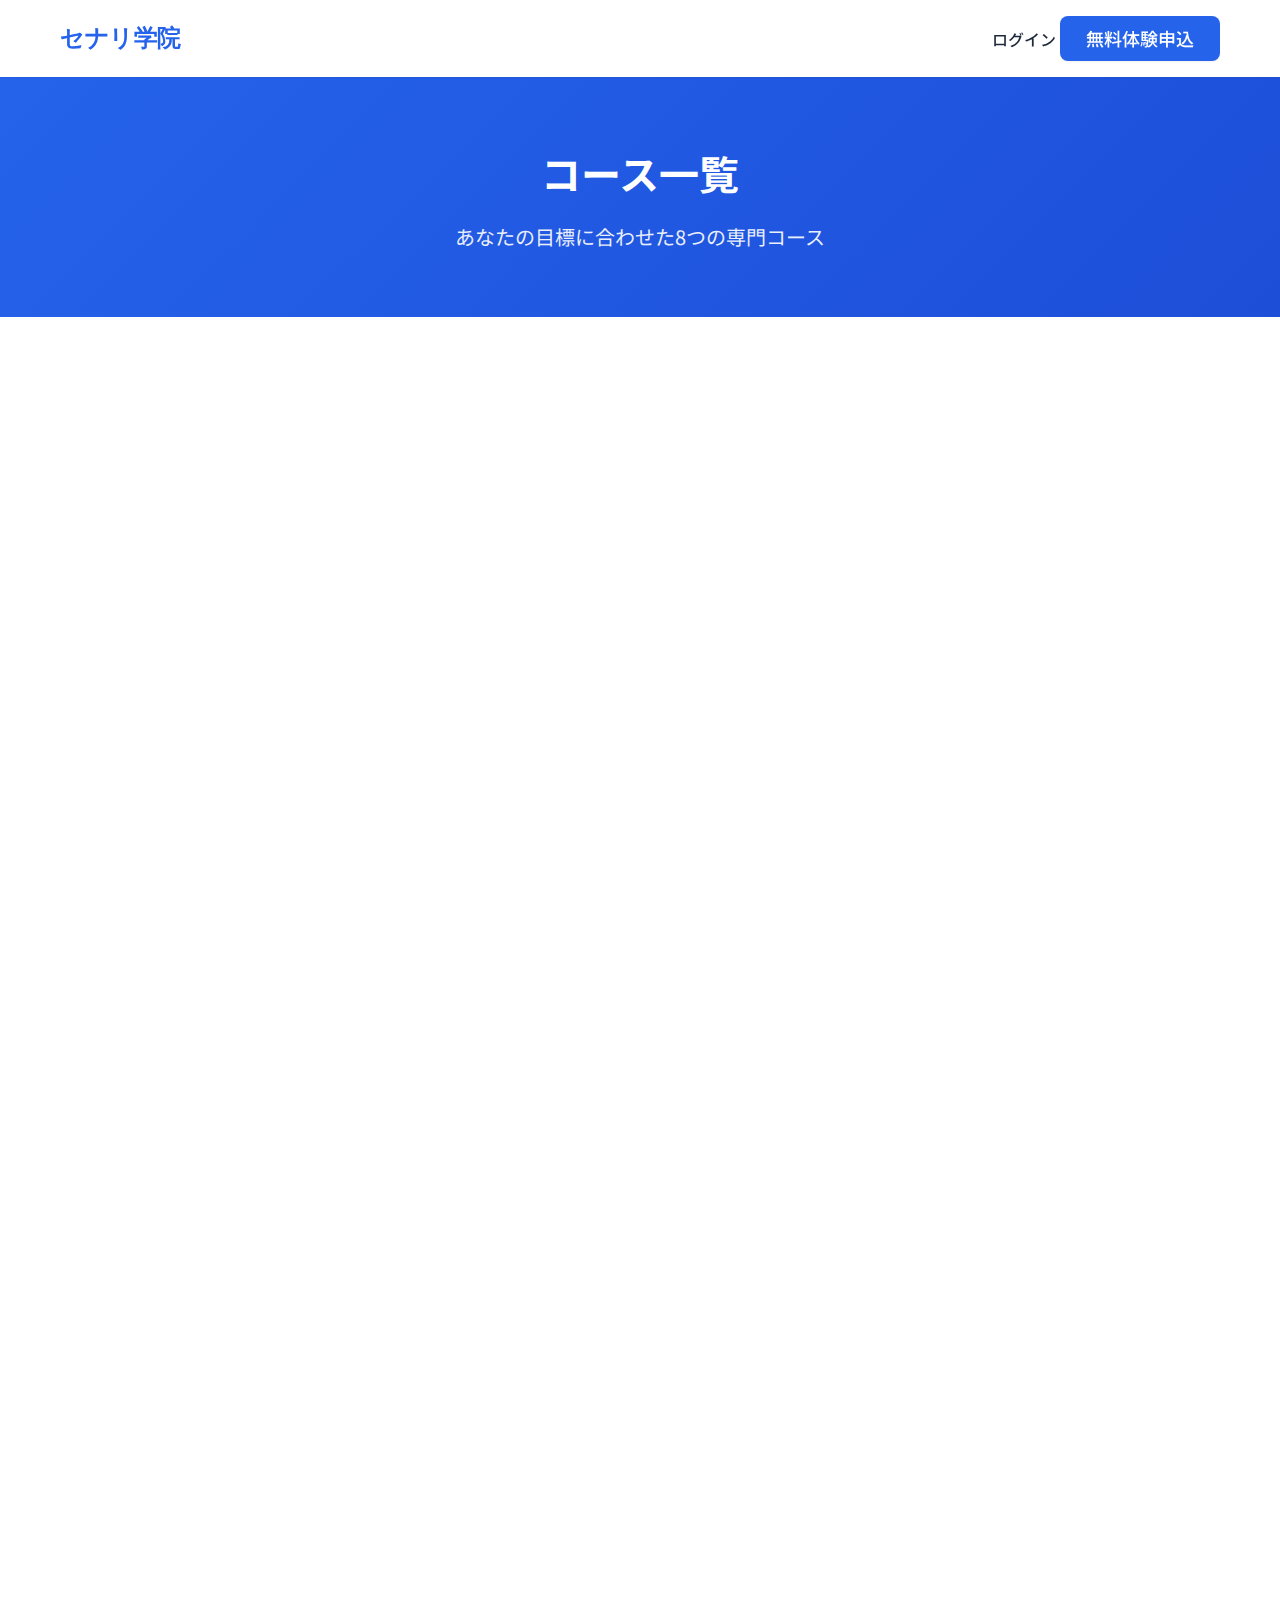
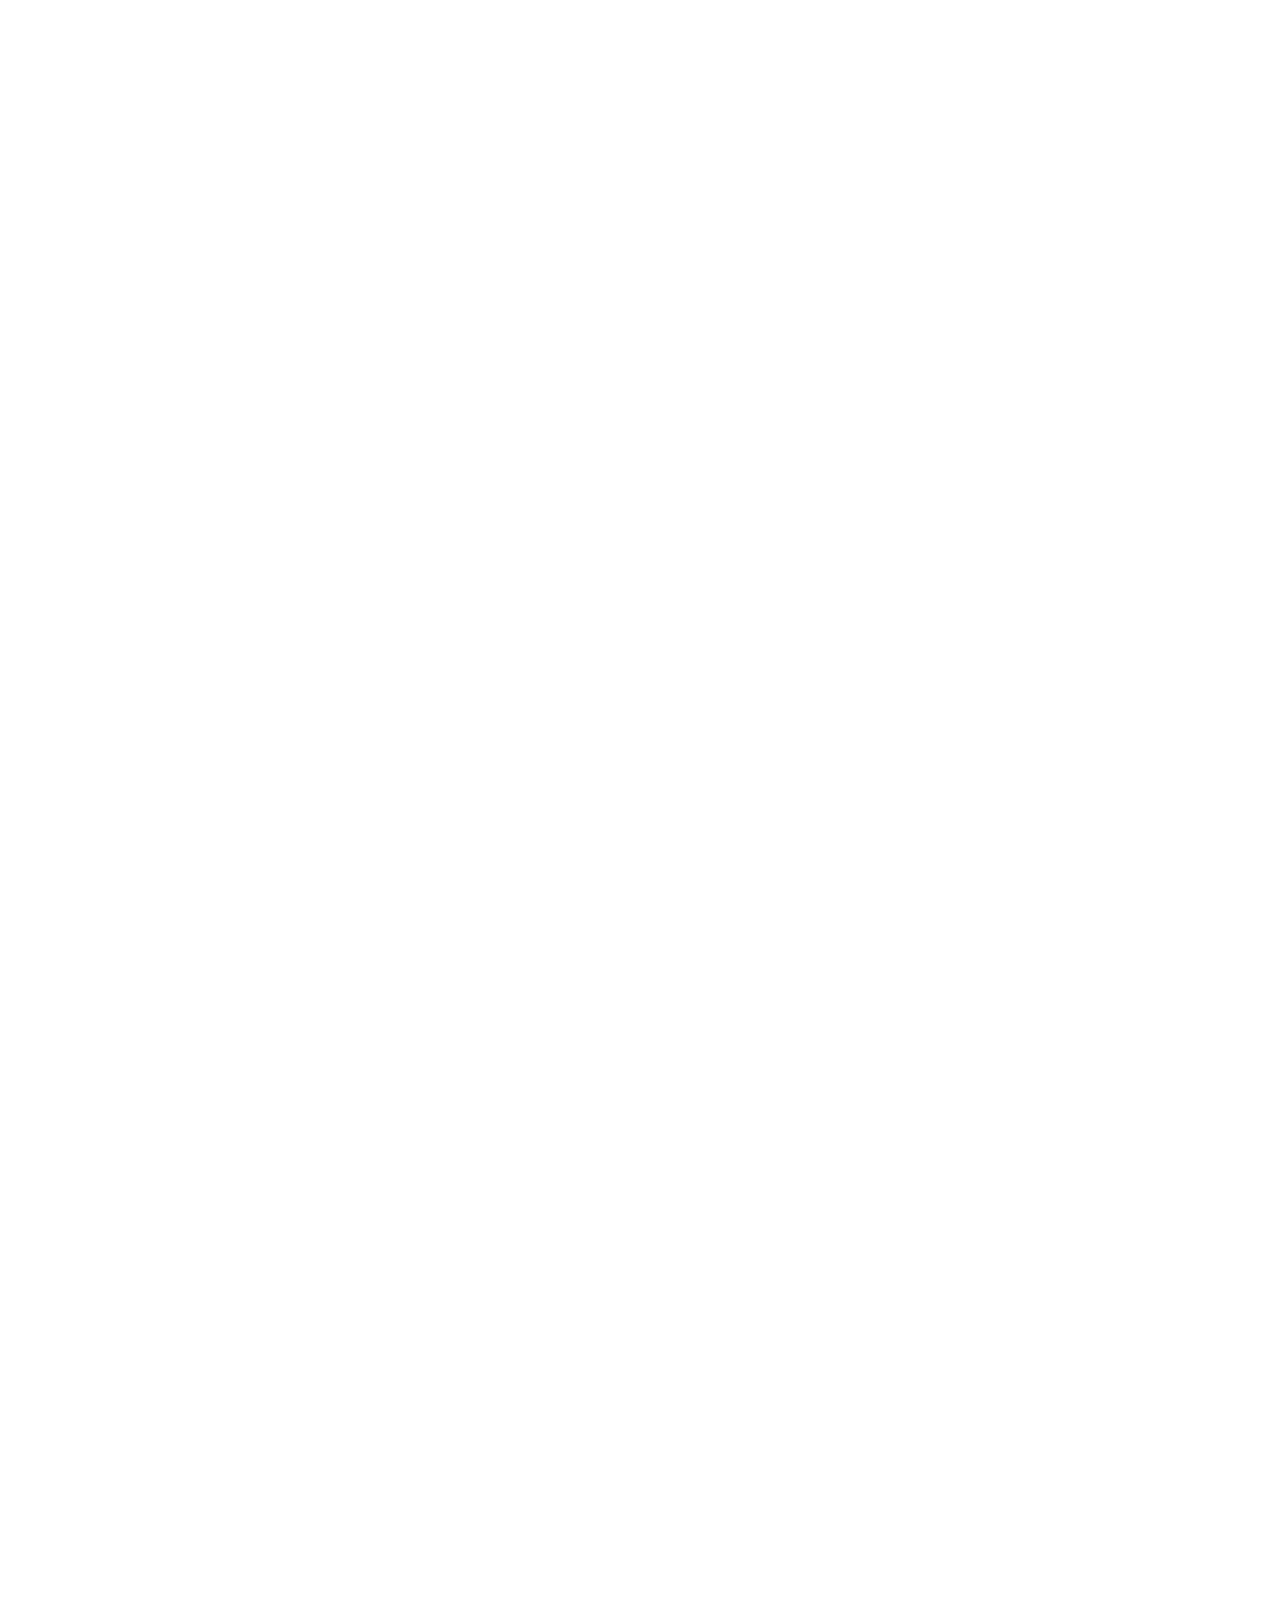
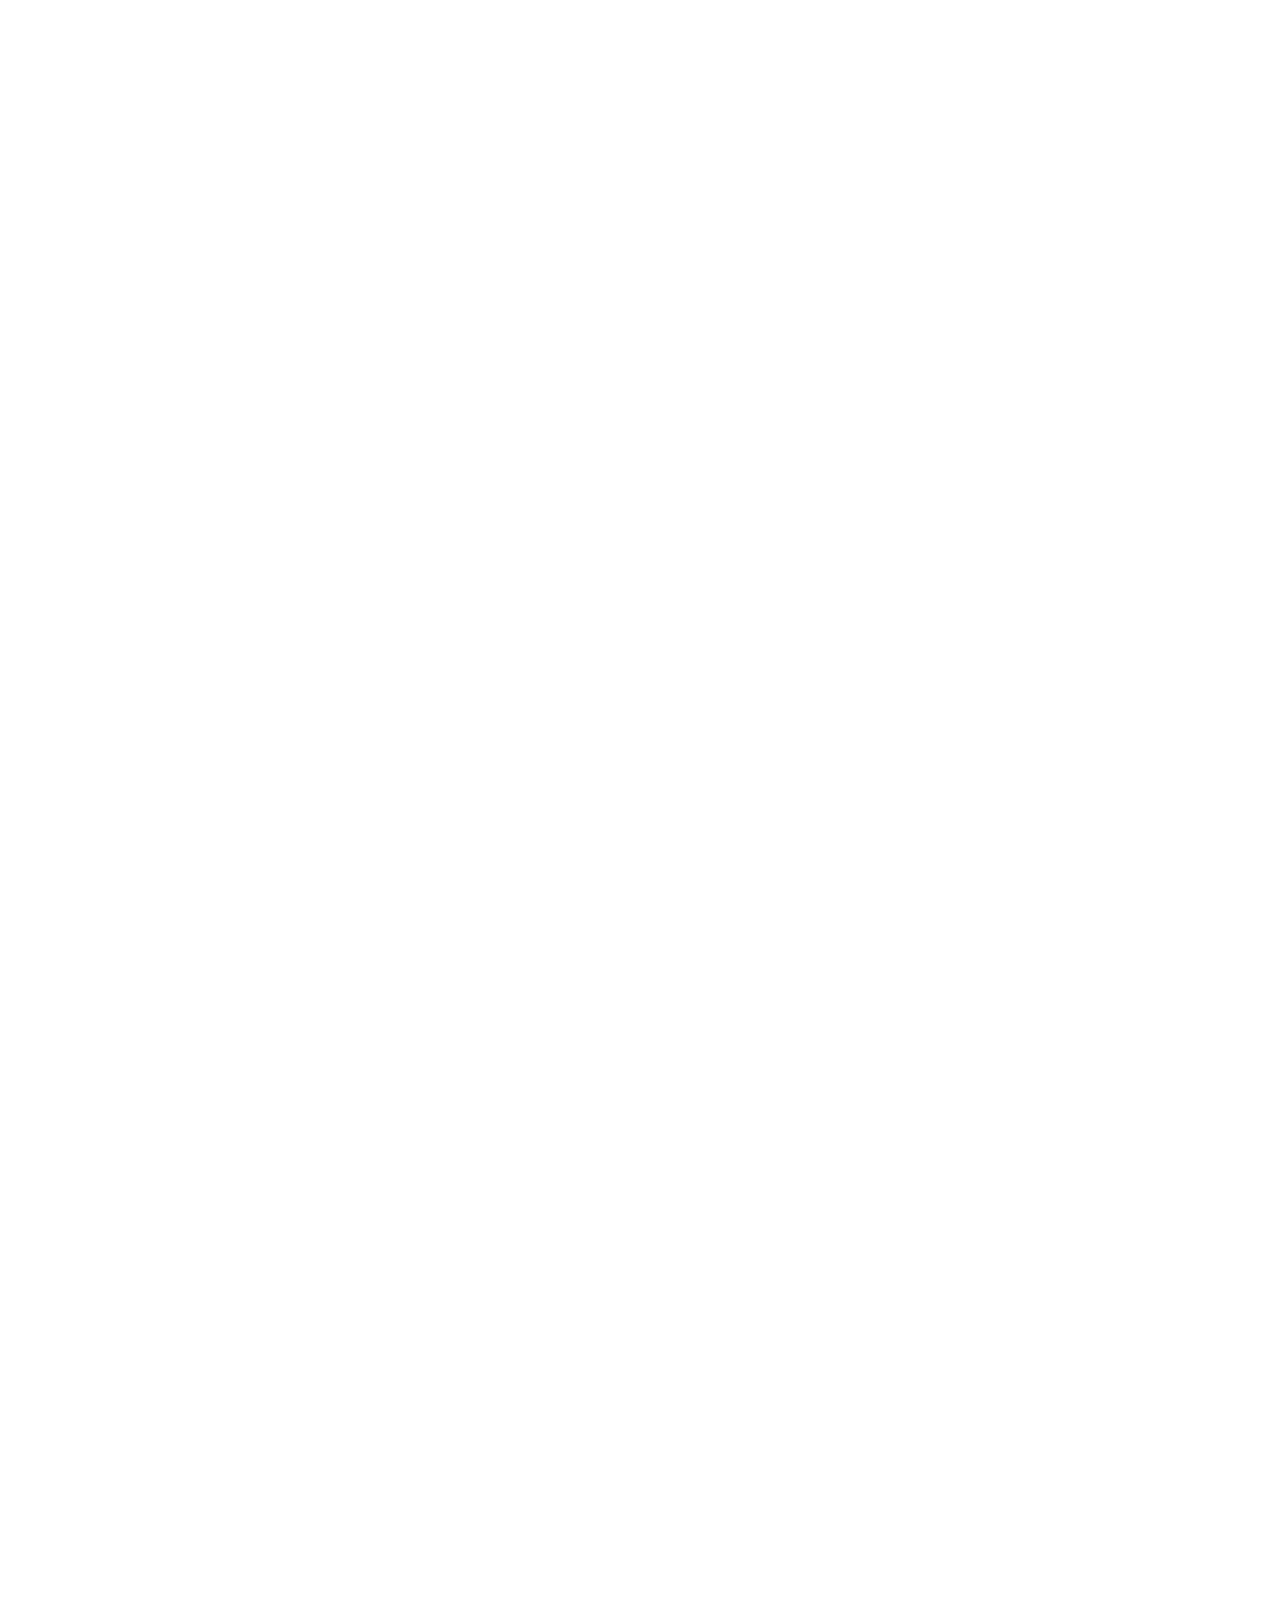
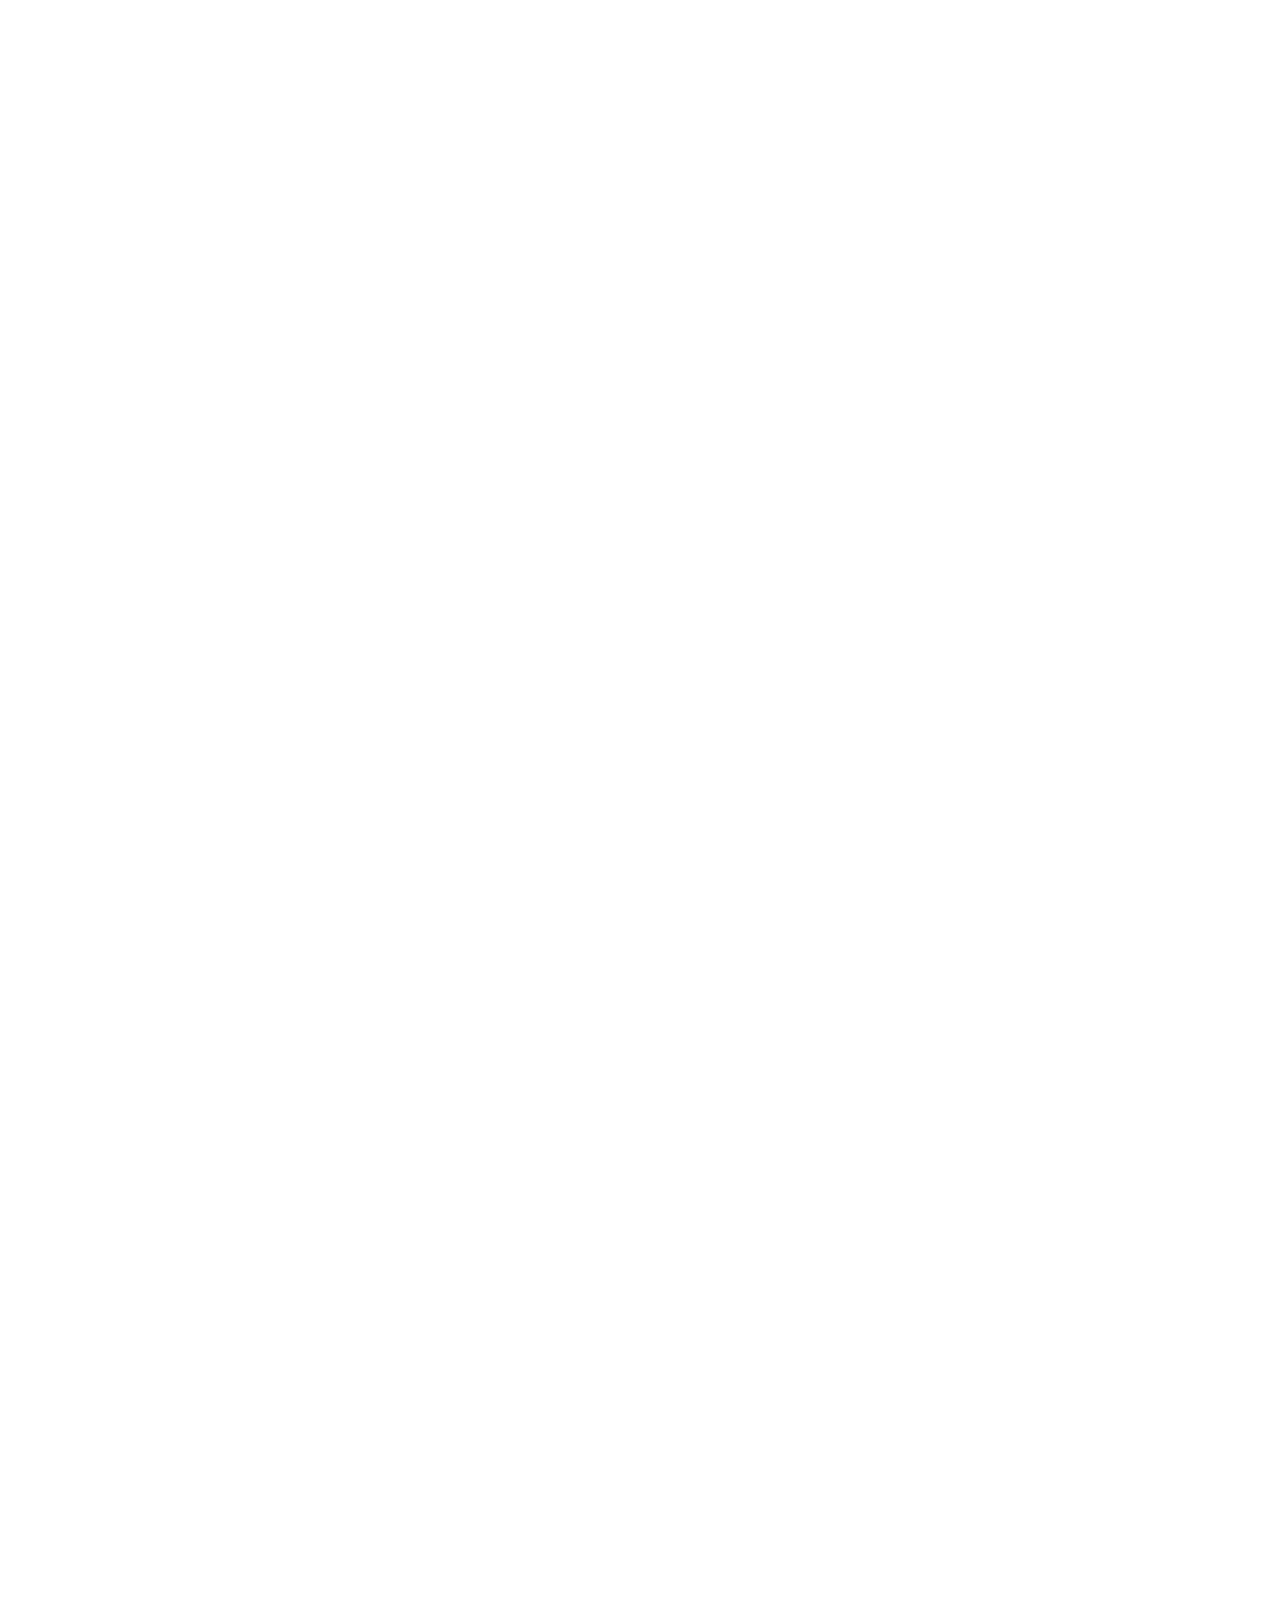
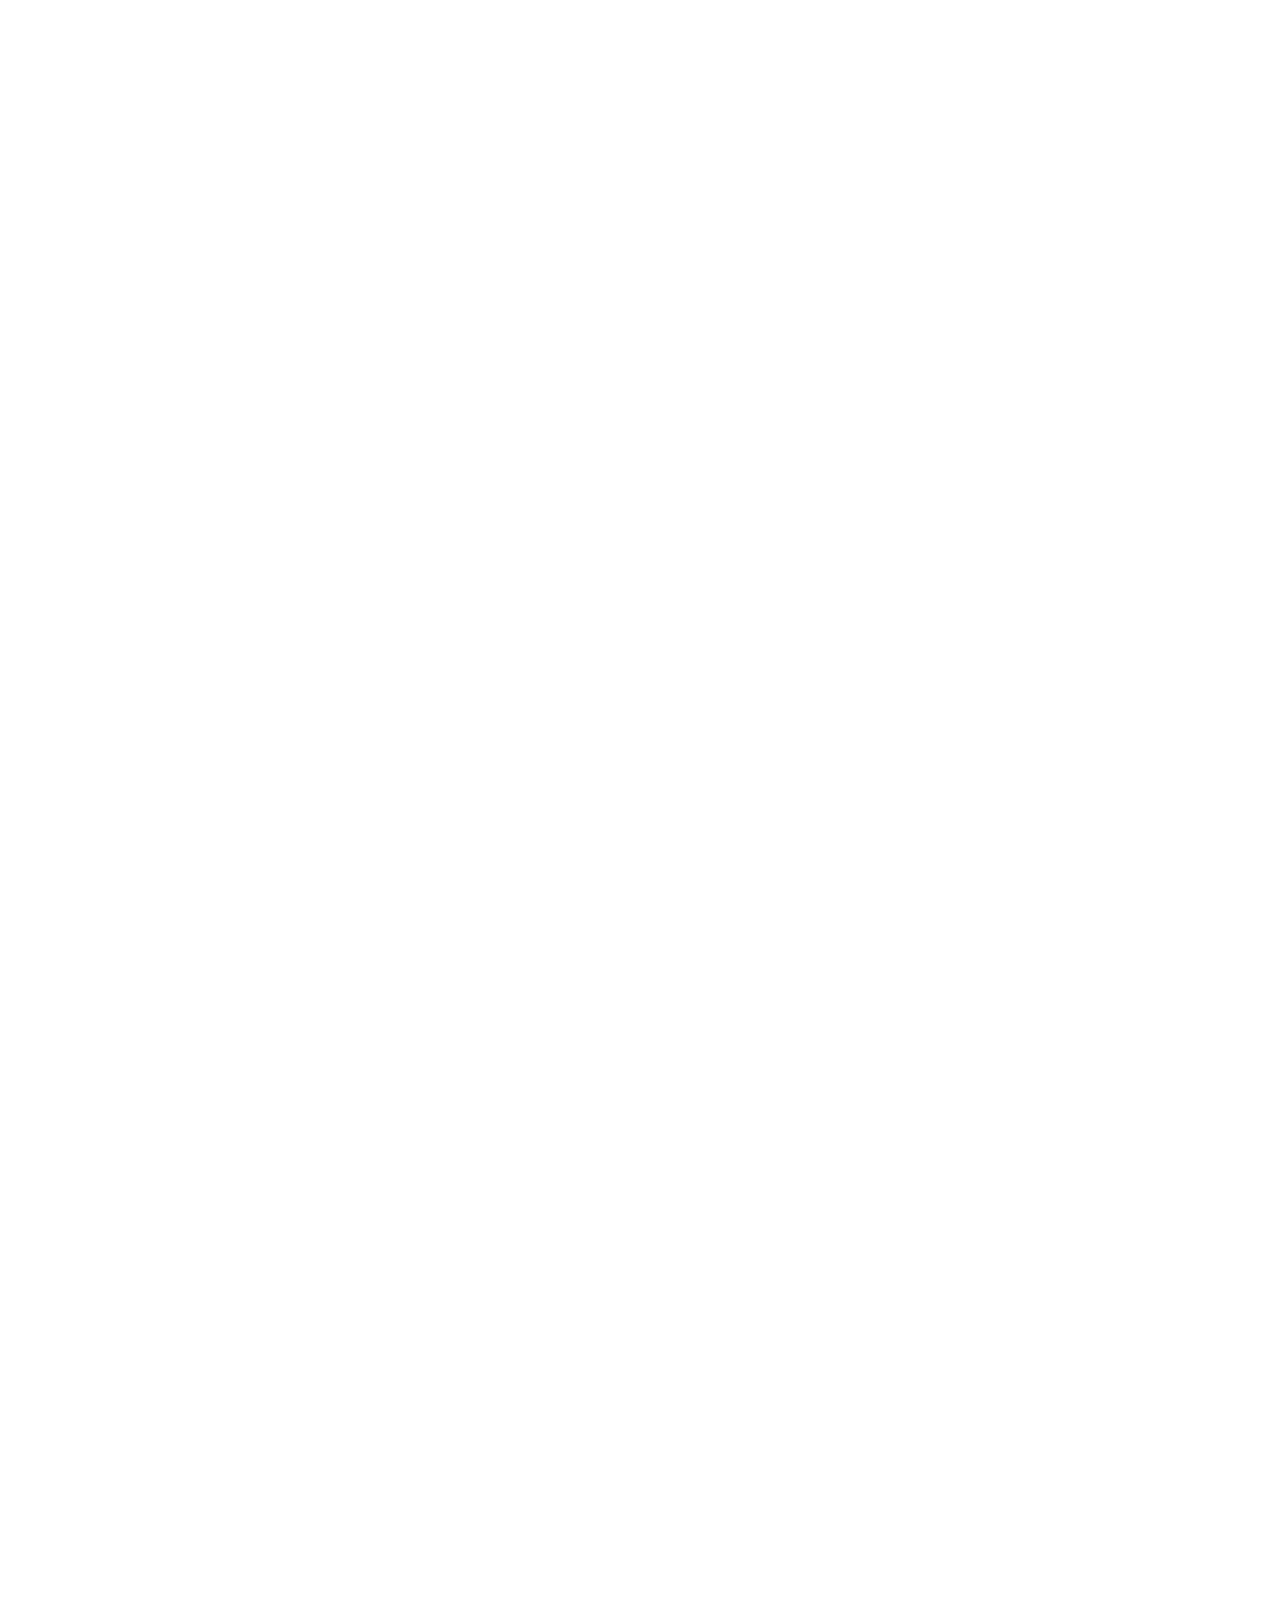
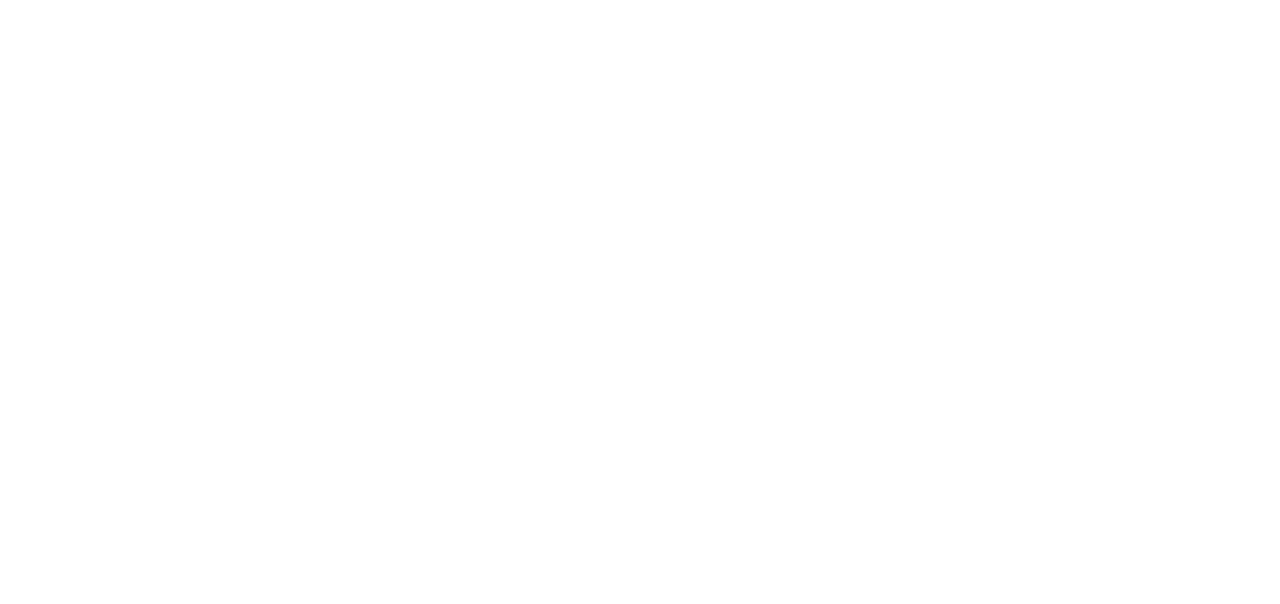
<file: courses.html>
<!DOCTYPE html>
<html lang="ja">
<head>
    <meta charset="UTF-8">
    <meta name="viewport" content="width=device-width, initial-scale=1.0">
    <title>コース一覧 - セナリ学院</title>
    <link rel="preconnect" href="https://fonts.googleapis.com">
    <link rel="preconnect" href="https://fonts.gstatic.com" crossorigin>
    <link href="https://fonts.googleapis.com/css2?family=Noto+Sans+JP:wght@400;500;700&family=Poppins:wght@400;500;600;700&display=swap" rel="stylesheet">
    <link rel="stylesheet" href="styles.css">
</head>
<body>
    <header>
        <div class="header-container container">
            <div class="logo">セナリ学院</div>
            <nav>
                <ul class="nav-menu">
                    <li class="header-buttons">
                        <a href="https://scenari.teleport.jp/signin" class="login-button">ログイン</a>
                        <a href="https://scenari.teleport.jp/signup" class="cta-button">無料体験申込</a>
                    </li>
                </ul>
            </nav>
        </div>
    </header>

    <section class="course-hero">
        <div class="container">
            <h1>コース一覧</h1>
            <p>あなたの目標に合わせた8つの専門コース</p>
        </div>
    </section>

    <section class="course-list">
        <div class="container">
            <div class="course-categories">
                <button class="category-button active" data-category="all">全て</button>
                <button class="category-button" data-category="writing">ライティング</button>
                <button class="category-button" data-category="design">デザイン</button>
                <button class="category-button" data-category="presentation">プレゼン</button>
                <button class="category-button" data-category="media">映像・音楽</button>
                <button class="category-button" data-category="education">教育</button>
                <button class="category-button" data-category="development">開発</button>
                <button class="category-button" data-category="trend">トレンド</button>
                <button class="category-button" data-category="teleport">テレポート</button>
            </div>

            <div class="course-grid">
                <!-- AIライティング＆リサーチコース -->
                <div class="course-card" data-category="writing" id="writing">
                    <div class="course-header">
                        <div class="course-emoji">🧠</div>
                        <h2>AIライティング＆リサーチコース</h2>
                        <p class="course-subtitle">言葉とAIで、世界を読み解き、世界を編集する力を養う。</p>
                    </div>
                    <div class="course-content">
                        <div class="course-description">
                            <p>インタビュー、エッセイ、ブログ、レポート、論文──。<br>
                            このコースでは、生成AIとともに「リサーチ・構成・執筆・編集」の全プロセスを学び、
                            文章を通じて自分の考えや視点を明確に伝えるスキルを身につけます。</p>
                            <p>プロの編集者や作家、研究者を招いた番組型ワークショップで、
                            多彩な文体や構成を試しながら、自分らしい言葉を磨いていきましょう。</p>
                        </div>

                        <div class="course-features">
                            <h3>🌱 特徴</h3>
                            <ul>
                                <li>幅広い文章スタイル（インタビュー・エッセイ・論文・詩・レポート）に対応</li>
                                <li>AIでのリサーチや構成アシストを活用し、執筆時間を大幅に短縮＆質向上</li>
                                <li>ゲストとの対話型ワークショップを通じて、書き手同士がアイデアを交換</li>
                            </ul>
                        </div>

                        <div class="course-questions">
                            <h3>❓ 問い</h3>
                            <ul>
                                <li>あなたの言葉は、誰に届き、何を動かすのか？</li>
                                <li>事実と表現を結びつける上で、どんな編集の選択肢がある？</li>
                                <li>AIと共作するとき、どんな新しい文章表現が生まれるのか？</li>
                            </ul>
                        </div>

                        <div class="course-projects">
                            <h3>🎓 作品制作の例</h3>
                            <div class="project-grid">
                                <div class="project-card">対話エッセイ雑誌</div>
                                <div class="project-card">取材記事＋AIリサーチ</div>
                                <div class="project-card">わたしの自分史</div>
                                <div class="project-card">会社学校案内パンフ</div>
                                <div class="project-card">雑誌を創刊する</div>
                            </div>
                        </div>
                    </div>
                </div>

                <!-- AIデザイン＆クリエイティブコース -->
                <div class="course-card" data-category="design" id="design">
                    <div class="course-header">
                        <div class="course-emoji">🎨</div>
                        <h2>AIデザイン＆クリエイティブコース</h2>
                        <p class="course-subtitle">アートとテクノロジーが交わる場所で、新たな視覚表現を探る。</p>
                    </div>
                    <div class="course-content">
                        <div class="course-description">
                            <p>AIとクリエイティブの融合で、新しいデザインの可能性を探ります。<br>
                            このコースでは、AIを活用したデザイン制作、アニメーション、イラストレーション、
                            ブランディングなど、多様なクリエイティブ表現を学びます。</p>
                            <p>プロのデザイナーやアーティストを招いたワークショップで、
                            最新のAIツールを活用しながら、独自のクリエイティブスタイルを確立していきましょう。</p>
                        </div>

                        <div class="course-features">
                            <h3>🌱 特徴</h3>
                            <ul>
                                <li>AIを活用したデザイン制作とアニメーション制作</li>
                                <li>ブランディングとビジュアルアイデンティティの構築</li>
                                <li>クリエイティブプロセスの効率化と品質向上</li>
                            </ul>
                        </div>

                        <div class="course-questions">
                            <h3>❓ 問い</h3>
                            <ul>
                                <li>AIと人間のクリエイティビティは、どのように融合できるのか？</li>
                                <li>デザインにおけるAIの役割と限界は何か？</li>
                                <li>新しいデザインツールは、どのようにクリエイティブ表現を変えるのか？</li>
                            </ul>
                        </div>

                        <div class="course-projects">
                            <h3>🎓 作品制作の例</h3>
                            <div class="project-grid">
                                <div class="project-card">ブランドデザイン</div>
                                <div class="project-card">アニメーション制作</div>
                                <div class="project-card">イラストレーション</div>
                                <div class="project-card">UI/UXデザイン</div>
                                <div class="project-card">デジタルアート</div>
                            </div>
                        </div>
                    </div>
                </div>

                <!-- AI企画書＆プレゼンテーションコース -->
                <div class="course-card" data-category="presentation" id="presentation">
                    <div class="course-header">
                        <div class="course-emoji">📊</div>
                        <h2>AI企画書＆プレゼンテーションコース</h2>
                        <p class="course-subtitle">データとストーリーを組み合わせ、説得力のあるプレゼンを実現。</p>
                    </div>
                    <div class="course-content">
                        <div class="course-description">
                            <p>AIを活用して、効果的な企画書作成とプレゼンテーションを学びます。<br>
                            このコースでは、データ分析、ストーリーテリング、ビジュアル表現を組み合わせ、
                            説得力のあるプレゼンテーションスキルを身につけます。</p>
                            <p>実践的なワークショップで、実際のビジネスシーンを想定した
                            プレゼンテーションの作成と発表を行います。</p>
                        </div>

                        <div class="course-features">
                            <h3>🌱 特徴</h3>
                            <ul>
                                <li>AIを活用したデータ分析と可視化</li>
                                <li>効果的なストーリーテリングと構成</li>
                                <li>プレゼンテーションツールの活用</li>
                            </ul>
                        </div>

                        <div class="course-questions">
                            <h3>❓ 問い</h3>
                            <ul>
                                <li>データとストーリーをどのように組み合わせるのか？</li>
                                <li>AIは、プレゼンテーションの質をどのように向上させるのか？</li>
                                <li>説得力のあるプレゼンテーションとは何か？</li>
                            </ul>
                        </div>

                        <div class="course-projects">
                            <h3>🎓 作品制作の例</h3>
                            <div class="project-grid">
                                <div class="project-card">ビジネス企画書</div>
                                <div class="project-card">データ可視化</div>
                                <div class="project-card">プレゼン資料</div>
                                <div class="project-card">プロジェクト提案</div>
                                <div class="project-card">ピッチデッキ</div>
                            </div>
                        </div>
                    </div>
                </div>

                <!-- AI映像＆音楽制作コース -->
                <div class="course-card" data-category="media" id="media">
                    <div class="course-header">
                        <div class="course-emoji">🎬</div>
                        <h2>AI映像＆音楽制作コース</h2>
                        <p class="course-subtitle">AIとクリエイティビティで、新しい映像表現を創造する。</p>
                    </div>
                    <div class="course-content">
                        <div class="course-description">
                            <p>AIを活用した映像制作と音楽制作を学びます。<br>
                            このコースでは、動画編集、アニメーション、サウンドデザインなど、
                            多様なメディア表現を習得します。</p>
                            <p>プロのクリエイターを招いたワークショップで、
                            最新のAIツールを活用しながら、独自の表現方法を探求します。</p>
                        </div>

                        <div class="course-features">
                            <h3>🌱 特徴</h3>
                            <ul>
                                <li>AIを活用した映像編集とアニメーション制作</li>
                                <li>サウンドデザインと音楽制作</li>
                                <li>クリエイティブプロセスの効率化</li>
                            </ul>
                        </div>

                        <div class="course-questions">
                            <h3>❓ 問い</h3>
                            <ul>
                                <li>AIは、映像制作にどのような新しい可能性をもたらすのか？</li>
                                <li>クリエイティビティとAIのバランスはどう取るべきか？</li>
                                <li>新しいメディア表現とは何か？</li>
                            </ul>
                        </div>

                        <div class="course-projects">
                            <h3>🎓 作品制作の例</h3>
                            <div class="project-grid">
                                <div class="project-card">ショートムービー</div>
                                <div class="project-card">アニメーション</div>
                                <div class="project-card">音楽制作</div>
                                <div class="project-card">プロモーションビデオ</div>
                                <div class="project-card">デジタルアート</div>
                            </div>
                        </div>
                    </div>
                </div>

                <!-- AI教育＆研修コース -->
                <div class="course-card" data-category="education" id="education">
                    <div class="course-header">
                        <div class="course-emoji">📚</div>
                        <h2>AI教育＆研修コース</h2>
                        <p class="course-subtitle">AIを活用した効果的な教育プログラムを設計する。</p>
                    </div>
                    <div class="course-content">
                        <div class="course-description">
                            <p>AIを活用した教育プログラムの設計と実践を学びます。<br>
                            このコースでは、カリキュラム開発、学習分析、教育効果の測定など、
                            教育におけるAIの活用方法を習得します。</p>
                            <p>教育専門家を招いたワークショップで、
                            実際の教育現場を想定したプログラムの作成と評価を行います。</p>
                        </div>

                        <div class="course-features">
                            <h3>🌱 特徴</h3>
                            <ul>
                                <li>AIを活用したカリキュラム設計</li>
                                <li>学習分析と教育効果の測定</li>
                                <li>教育プログラムの効率化</li>
                            </ul>
                        </div>

                        <div class="course-questions">
                            <h3>❓ 問い</h3>
                            <ul>
                                <li>AIは、教育にどのような新しい可能性をもたらすのか？</li>
                                <li>効果的な教育プログラムとは何か？</li>
                                <li>学習者のニーズに合わせた教育とは？</li>
                            </ul>
                        </div>

                        <div class="course-projects">
                            <h3>🎓 作品制作の例</h3>
                            <div class="project-grid">
                                <div class="project-card">カリキュラム設計</div>
                                <div class="project-card">学習分析</div>
                                <div class="project-card">教育効果測定</div>
                                <div class="project-card">教育プログラム</div>
                                <div class="project-card">研修計画</div>
                            </div>
                        </div>
                    </div>
                </div>

                <!-- AIアプリ＆サービス開発コース -->
                <div class="course-card" data-category="development" id="development">
                    <div class="course-header">
                        <div class="course-emoji">💻</div>
                        <h2>AIアプリ＆サービス開発コース</h2>
                        <p class="course-subtitle">AIを活用したアプリケーションとサービスの開発を学ぶ。</p>
                    </div>
                    <div class="course-content">
                        <div class="course-description">
                            <p>AIを活用したアプリケーションとサービスの開発を学びます。<br>
                            このコースでは、プログラミング、UI/UXデザイン、プロジェクト管理など、
                            開発に必要なスキルを習得します。</p>
                            <p>開発者を招いたワークショップで、
                            実際のプロジェクトを想定したアプリケーションの設計と実装を行います。</p>
                        </div>

                        <div class="course-features">
                            <h3>🌱 特徴</h3>
                            <ul>
                                <li>AIを活用したアプリケーション開発</li>
                                <li>UI/UXデザインとプロジェクト管理</li>
                                <li>開発プロセスの効率化</li>
                            </ul>
                        </div>

                        <div class="course-questions">
                            <h3>❓ 問い</h3>
                            <ul>
                                <li>AIは、アプリケーション開発にどのような新しい可能性をもたらすのか？</li>
                                <li>効果的なUI/UXデザインとは何か？</li>
                                <li>プロジェクト管理の効率化とは？</li>
                            </ul>
                        </div>

                        <div class="course-projects">
                            <h3>🎓 作品制作の例</h3>
                            <div class="project-grid">
                                <div class="project-card">アプリ開発</div>
                                <div class="project-card">UI/UXデザイン</div>
                                <div class="project-card">プロジェクト管理</div>
                                <div class="project-card">サービス設計</div>
                                <div class="project-card">プロトタイプ作成</div>
                            </div>
                        </div>
                    </div>
                </div>

                <!-- AIトレンド＆業界動向リサーチコース -->
                <div class="course-card" data-category="trend" id="trend">
                    <div class="course-header">
                        <div class="course-emoji">📈</div>
                        <h2>AIトレンド＆業界動向リサーチコース</h2>
                        <p class="course-subtitle">AIを活用して、業界のトレンドと動向を分析する。</p>
                    </div>
                    <div class="course-content">
                        <div class="course-description">
                            <p>AIを活用した業界のトレンドと動向の分析を学びます。<br>
                            このコースでは、データ分析、市場調査、競合分析など、
                            リサーチに必要なスキルを習得します。</p>
                            <p>リサーチャーを招いたワークショップで、
                            実際の業界を想定したトレンド分析とレポート作成を行います。</p>
                        </div>

                        <div class="course-features">
                            <h3>🌱 特徴</h3>
                            <ul>
                                <li>AIを活用したデータ分析と市場調査</li>
                                <li>競合分析とトレンド予測</li>
                                <li>リサーチプロセスの効率化</li>
                            </ul>
                        </div>

                        <div class="course-questions">
                            <h3>❓ 問い</h3>
                            <ul>
                                <li>AIは、業界分析にどのような新しい可能性をもたらすのか？</li>
                                <li>効果的な市場調査とは何か？</li>
                                <li>トレンド予測の精度をどのように向上させるのか？</li>
                            </ul>
                        </div>

                        <div class="course-projects">
                            <h3>🎓 作品制作の例</h3>
                            <div class="project-grid">
                                <div class="project-card">市場調査</div>
                                <div class="project-card">競合分析</div>
                                <div class="project-card">トレンド予測</div>
                                <div class="project-card">レポート作成</div>
                                <div class="project-card">データ可視化</div>
                            </div>
                        </div>
                    </div>
                </div>

                <!-- テレポート開発参加コース -->
                <div class="course-card" data-category="teleport" id="teleport">
                    <div class="course-header">
                        <div class="course-emoji">🚀</div>
                        <h2>テレポート開発参加コース</h2>
                        <p class="course-subtitle">AIを活用したプラットフォーム開発に参加する。</p>
                    </div>
                    <div class="course-content">
                        <div class="course-description">
                            <p>AIを活用したプラットフォーム開発に参加し、実践的なスキルを学びます。<br>
                            このコースでは、開発プロセス、チームワーク、プロジェクト管理など、
                            実践的な開発スキルを習得します。</p>
                            <p>開発者を招いたワークショップで、
                            実際のプロジェクトに参加しながら、開発スキルを磨きます。</p>
                        </div>

                        <div class="course-features">
                            <h3>🌱 特徴</h3>
                            <ul>
                                <li>AIを活用したプラットフォーム開発</li>
                                <li>チームワークとプロジェクト管理</li>
                                <li>実践的な開発スキルの習得</li>
                            </ul>
                        </div>

                        <div class="course-questions">
                            <h3>❓ 問い</h3>
                            <ul>
                                <li>AIは、プラットフォーム開発にどのような新しい可能性をもたらすのか？</li>
                                <li>効果的なチームワークとは何か？</li>
                                <li>プロジェクト管理の効率化とは？</li>
                            </ul>
                        </div>

                        <div class="course-projects">
                            <h3>🎓 作品制作の例</h3>
                            <div class="project-grid">
                                <div class="project-card">プラットフォーム開発</div>
                                <div class="project-card">チームワーク</div>
                                <div class="project-card">プロジェクト管理</div>
                                <div class="project-card">機能実装</div>
                                <div class="project-card">テストとデバッグ</div>
                            </div>
                        </div>
                    </div>
                </div>
            </div>
        </div>
    </section>

    <div id="cta-container"></div>
    <div id="footer-container"></div>

    <script src="script.js"></script>
</body>
</html>
</file>
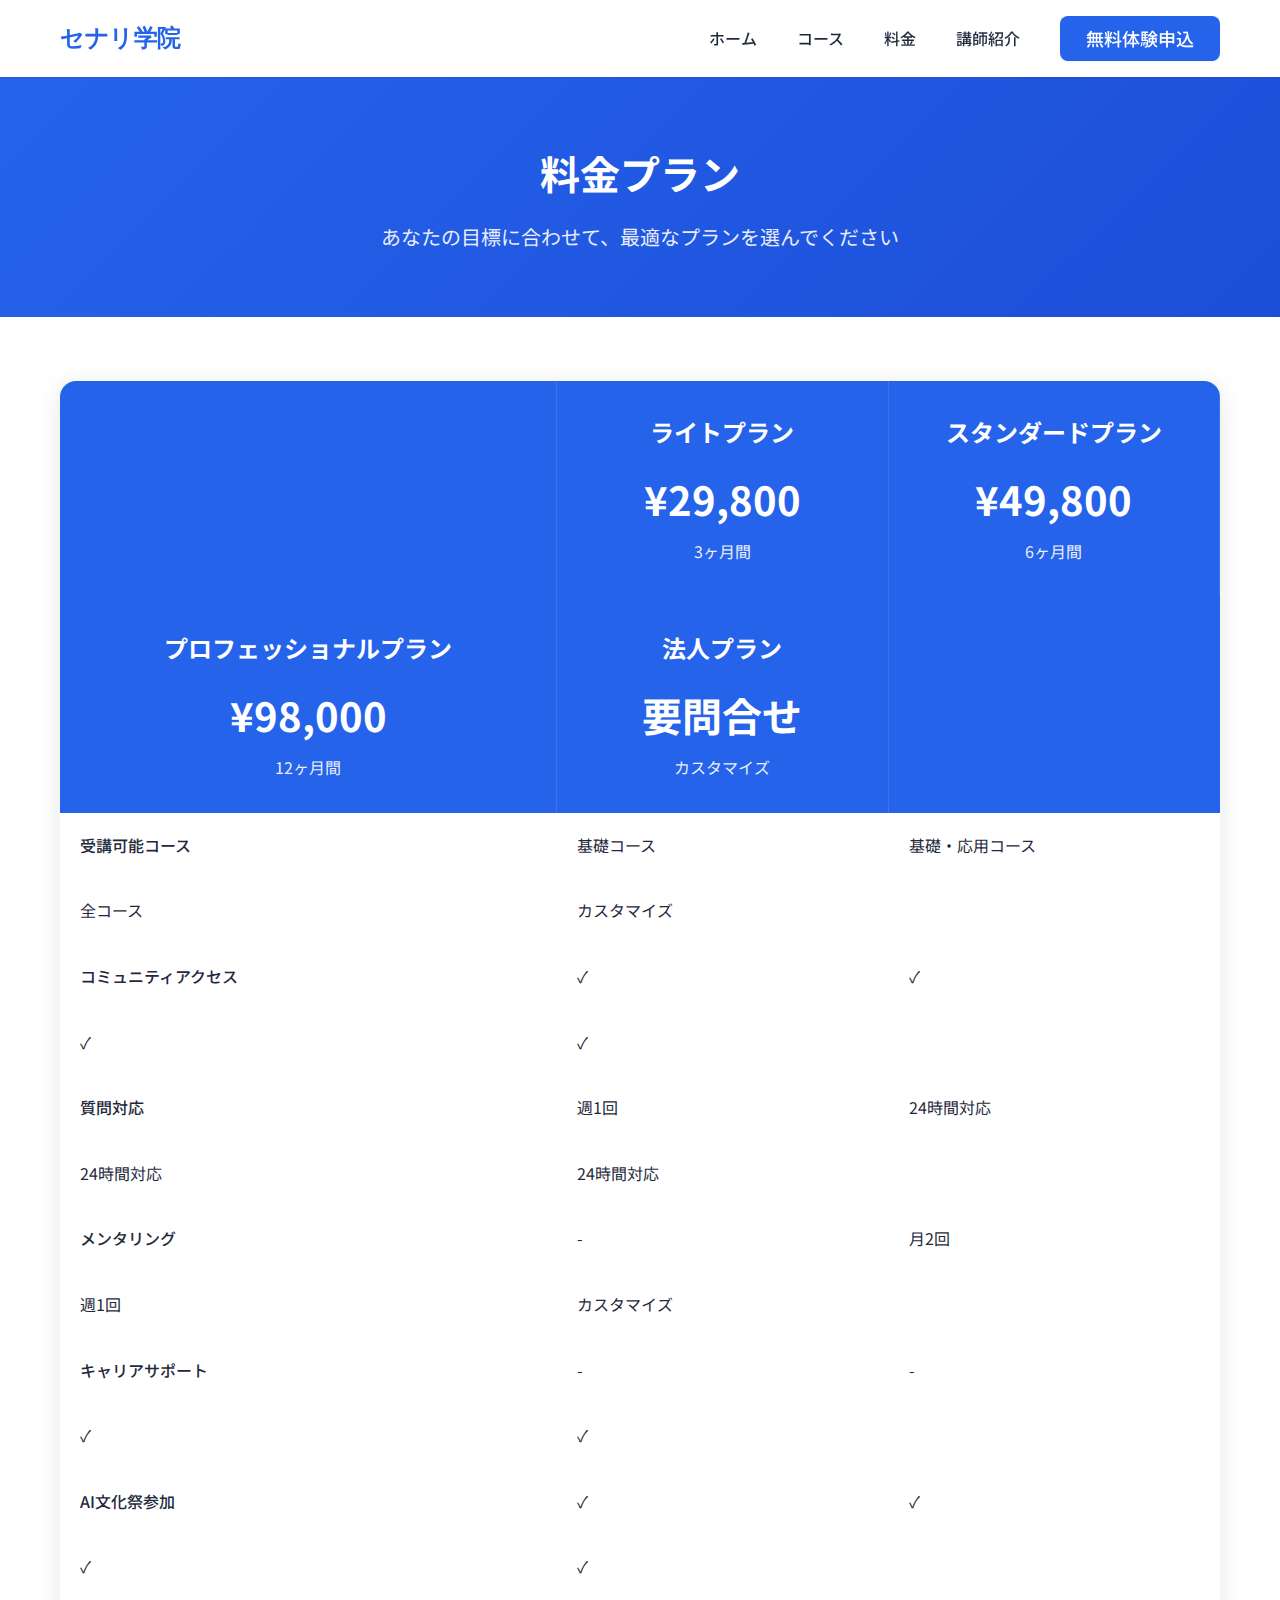
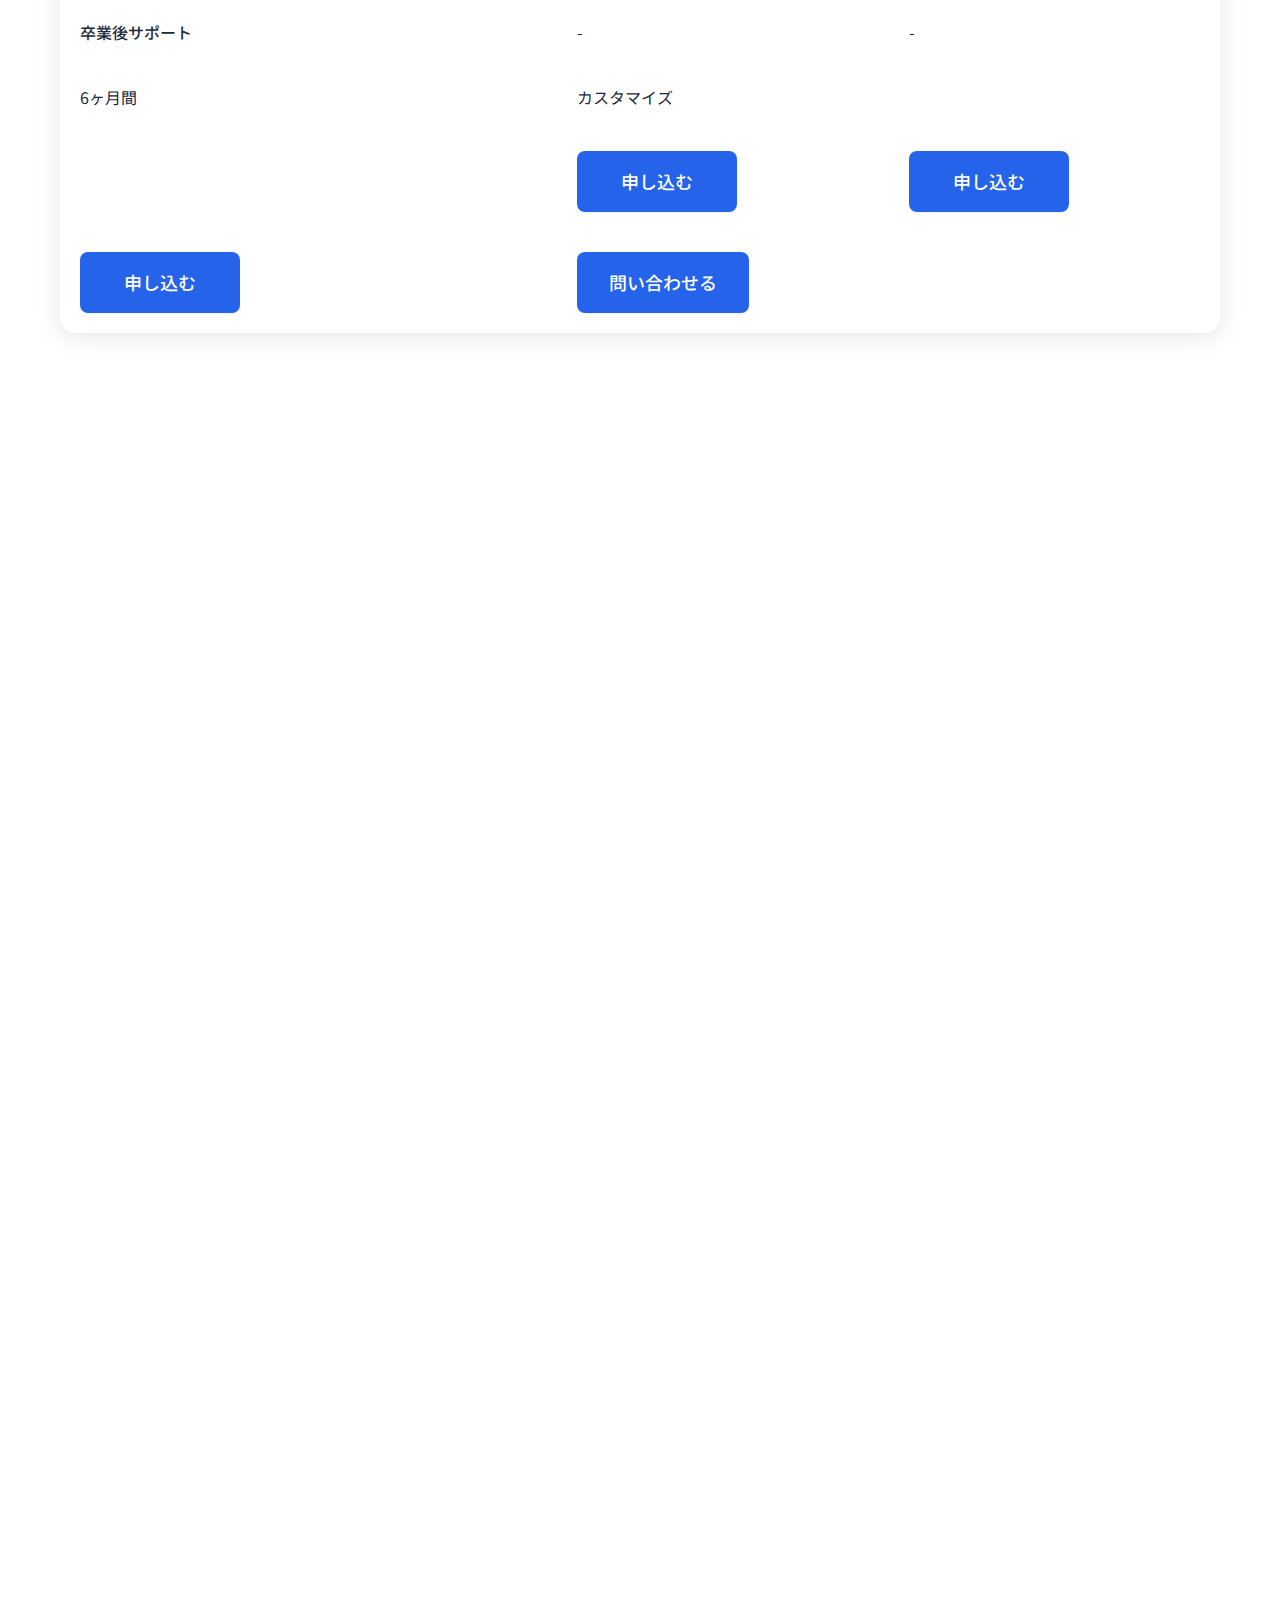
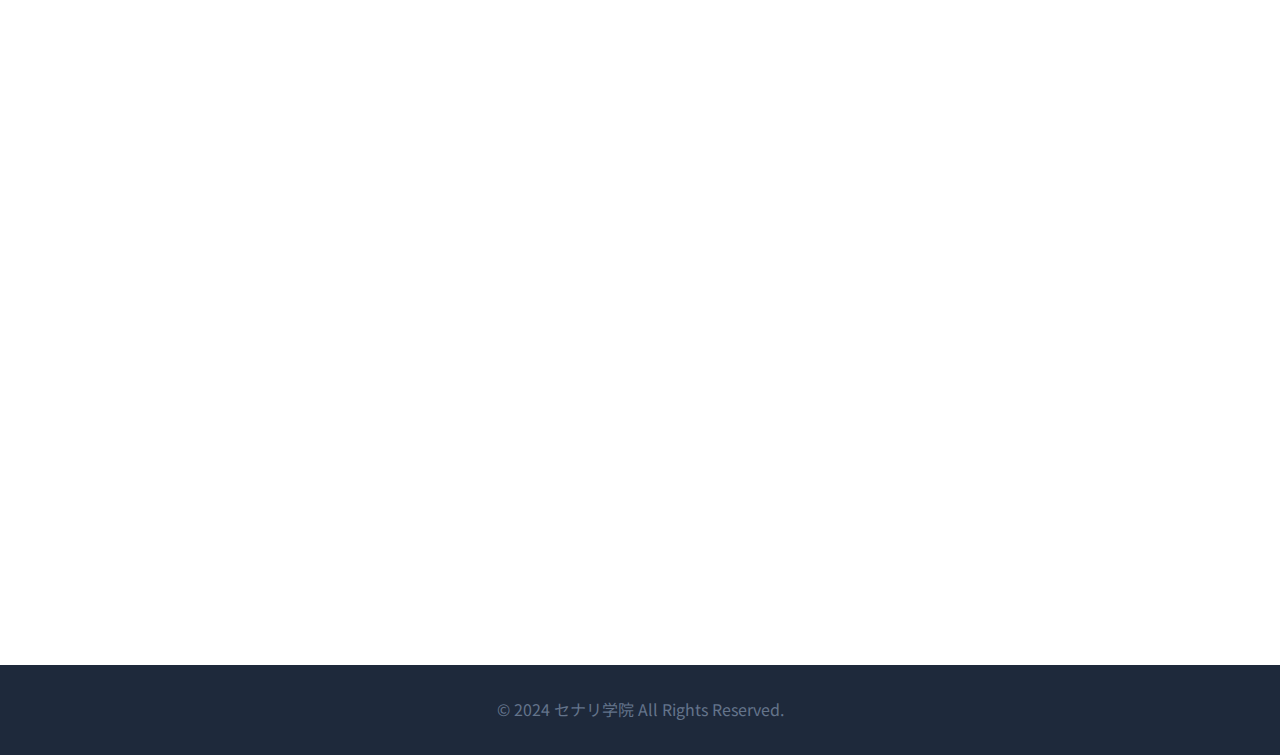
<file: pricing.html>
<!DOCTYPE html>
<html lang="ja">
<head>
    <meta charset="UTF-8">
    <meta name="viewport" content="width=device-width, initial-scale=1.0">
    <title>料金プラン - セナリ学院</title>
    <link rel="preconnect" href="https://fonts.googleapis.com">
    <link rel="preconnect" href="https://fonts.gstatic.com" crossorigin>
    <link href="https://fonts.googleapis.com/css2?family=Noto+Sans+JP:wght@400;500;700&family=Poppins:wght@400;500;600;700&display=swap" rel="stylesheet">
    <link rel="stylesheet" href="styles.css">
</head>
<body>
    <header>
        <div class="header-container container">
            <div class="logo">セナリ学院</div>
            <nav>
                <ul class="nav-menu">
                    <li><a href="index.html">ホーム</a></li>
                    <li><a href="courses.html">コース</a></li>
                    <li><a href="pricing.html">料金</a></li>
                    <li><a href="index.html#faculty">講師紹介</a></li>
                    <li><a href="#" class="cta-button">無料体験申込</a></li>
                </ul>
            </nav>
        </div>
    </header>

    <section class="pricing-hero">
        <div class="container">
            <h1>料金プラン</h1>
            <p>あなたの目標に合わせて、最適なプランを選んでください</p>
        </div>
    </section>

    <section class="pricing-comparison">
        <div class="container">
            <div class="pricing-table">
                <div class="pricing-header">
                    <div class="pricing-cell"></div>
                    <div class="pricing-cell">
                        <h3>ライトプラン</h3>
                        <div class="price">¥29,800</div>
                        <div class="period">3ヶ月間</div>
                    </div>
                    <div class="pricing-cell">
                        <h3>スタンダードプラン</h3>
                        <div class="price">¥49,800</div>
                        <div class="period">6ヶ月間</div>
                    </div>
                    <div class="pricing-cell">
                        <h3>プロフェッショナルプラン</h3>
                        <div class="price">¥98,000</div>
                        <div class="period">12ヶ月間</div>
                    </div>
                    <div class="pricing-cell">
                        <h3>法人プラン</h3>
                        <div class="price">要問合せ</div>
                        <div class="period">カスタマイズ</div>
                    </div>
                </div>

                <div class="pricing-row">
                    <div class="pricing-cell">受講可能コース</div>
                    <div class="pricing-cell">基礎コース</div>
                    <div class="pricing-cell">基礎・応用コース</div>
                    <div class="pricing-cell">全コース</div>
                    <div class="pricing-cell">カスタマイズ</div>
                </div>

                <div class="pricing-row">
                    <div class="pricing-cell">コミュニティアクセス</div>
                    <div class="pricing-cell">✓</div>
                    <div class="pricing-cell">✓</div>
                    <div class="pricing-cell">✓</div>
                    <div class="pricing-cell">✓</div>
                </div>

                <div class="pricing-row">
                    <div class="pricing-cell">質問対応</div>
                    <div class="pricing-cell">週1回</div>
                    <div class="pricing-cell">24時間対応</div>
                    <div class="pricing-cell">24時間対応</div>
                    <div class="pricing-cell">24時間対応</div>
                </div>

                <div class="pricing-row">
                    <div class="pricing-cell">メンタリング</div>
                    <div class="pricing-cell">-</div>
                    <div class="pricing-cell">月2回</div>
                    <div class="pricing-cell">週1回</div>
                    <div class="pricing-cell">カスタマイズ</div>
                </div>

                <div class="pricing-row">
                    <div class="pricing-cell">キャリアサポート</div>
                    <div class="pricing-cell">-</div>
                    <div class="pricing-cell">-</div>
                    <div class="pricing-cell">✓</div>
                    <div class="pricing-cell">✓</div>
                </div>

                <div class="pricing-row">
                    <div class="pricing-cell">AI文化祭参加</div>
                    <div class="pricing-cell">✓</div>
                    <div class="pricing-cell">✓</div>
                    <div class="pricing-cell">✓</div>
                    <div class="pricing-cell">✓</div>
                </div>

                <div class="pricing-row">
                    <div class="pricing-cell">卒業後サポート</div>
                    <div class="pricing-cell">-</div>
                    <div class="pricing-cell">-</div>
                    <div class="pricing-cell">6ヶ月間</div>
                    <div class="pricing-cell">カスタマイズ</div>
                </div>

                <div class="pricing-row">
                    <div class="pricing-cell"></div>
                    <div class="pricing-cell">
                        <a href="#" class="cta-button">申し込む</a>
                    </div>
                    <div class="pricing-cell">
                        <a href="#" class="cta-button">申し込む</a>
                    </div>
                    <div class="pricing-cell">
                        <a href="#" class="cta-button">申し込む</a>
                    </div>
                    <div class="pricing-cell">
                        <a href="#" class="cta-button">問い合わせる</a>
                    </div>
                </div>
            </div>
        </div>
    </section>

    <section class="pricing-features">
        <div class="container">
            <h2>プラン別の特徴</h2>
            <div class="feature-grid">
                <div class="feature-card">
                    <h3>ライトプラン</h3>
                    <p>AI学習の基礎を学びたい方向けのプラン。週1回の質問対応と基礎コースの受講が可能です。</p>
                    <ul>
                        <li>基礎コースの受講</li>
                        <li>週1回の質問対応</li>
                        <li>コミュニティへの参加</li>
                        <li>AI文化祭への参加</li>
                    </ul>
                </div>

                <div class="feature-card">
                    <h3>スタンダードプラン</h3>
                    <p>より深い学習とサポートが必要な方向けのプラン。24時間質問対応と月2回のメンタリングが含まれます。</p>
                    <ul>
                        <li>基礎・応用コースの受講</li>
                        <li>24時間質問対応</li>
                        <li>月2回のメンタリング</li>
                        <li>コミュニティへの参加</li>
                    </ul>
                </div>

                <div class="feature-card">
                    <h3>プロフェッショナルプラン</h3>
                    <p>AIエキスパートを目指す方向けのプラン。週1回のメンタリングと6ヶ月間の卒業後サポートが含まれます。</p>
                    <ul>
                        <li>全コースの受講</li>
                        <li>24時間質問対応</li>
                        <li>週1回のメンタリング</li>
                        <li>6ヶ月間の卒業後サポート</li>
                    </ul>
                </div>

                <div class="feature-card">
                    <h3>法人プラン</h3>
                    <p>企業向けのカスタマイズプラン。チーム単位での受講や、企業向けの特別コンテンツを提供します。</p>
                    <ul>
                        <li>カスタマイズカリキュラム</li>
                        <li>チーム単位での受講</li>
                        <li>企業向け特別コンテンツ</li>
                        <li>導入サポート</li>
                    </ul>
                </div>
            </div>
        </div>
    </section>

    <section class="pricing-faq">
        <div class="container">
            <h2>よくある質問</h2>
            <div class="faq-list">
                <div class="faq-item">
                    <div class="faq-question">途中でプランの変更は可能ですか？</div>
                    <div class="faq-answer">はい、可能です。現在のプランから上位プランへの変更は、残り期間に応じて差額を支払うことで可能です。下位プランへの変更は、次回更新時から適用されます。</div>
                </div>

                <div class="faq-item">
                    <div class="faq-question">支払い方法は何がありますか？</div>
                    <div class="faq-answer">クレジットカード決済、銀行振込に対応しています。法人プランの場合は、請求書発行による支払いも可能です。</div>
                </div>

                <div class="faq-item">
                    <div class="faq-question">無料体験はありますか？</div>
                    <div class="faq-answer">はい、2週間の無料体験を提供しています。実際のコースの一部を体験でき、質問対応やコミュニティへの参加も可能です。</div>
                </div>

                <div class="faq-item">
                    <div class="faq-question">解約はいつでも可能ですか？</div>
                    <div class="faq-answer">はい、いつでも解約可能です。ただし、既に支払い済みの料金の返金はできません。次回更新日までサービスを利用できます。</div>
                </div>
            </div>
        </div>
    </section>

    <section class="pricing-cta">
        <div class="container">
            <h2>まずは無料体験から始めましょう</h2>
            <p>2週間の無料体験で、セナリ学院の学習環境を体験できます。</p>
            <a href="#" class="cta-button">無料体験に申し込む</a>
        </div>
    </section>

    <footer>
        <div class="container">
            <div class="copyright">
                <p>&copy; 2024 セナリ学院 All Rights Reserved.</p>
            </div>
        </div>
    </footer>

    <script src="script.js"></script>
</body>
</html>
</file>
<file: styles.css>
:root {
    --primary-color: #2563EB;
    --primary-dark: #1D4ED8;
    --secondary-color: #F59E0B;
    --accent-color: #EC4899;
    --dark-blue: #1E293B;
    --light-gray: #F8FAFC;
    --text-color: #1E293B;
    --text-light: #64748B;
    --white: #FFFFFF;
    --shadow-sm: 0 1px 2px 0 rgb(0 0 0 / 0.05);
    --shadow-md: 0 4px 6px -1px rgb(0 0 0 / 0.1);
    --shadow-lg: 0 10px 15px -3px rgb(0 0 0 / 0.1);
    --transition: all 0.3s ease;
}

* {
    margin: 0;
    padding: 0;
    box-sizing: border-box;
    font-family: "Noto Sans JP", sans-serif;
}

body {
    line-height: 1.6;
    color: var(--text-color);
    background-color: var(--white);
}

a {
    text-decoration: none;
    color: inherit;
    transition: var(--transition);
}

img {
    max-width: 100%;
    height: auto;
}

.container {
    max-width: 1200px;
    margin: 0 auto;
    padding: 0 20px;
}

/* Header */
header {
    background-color: var(--white);
    box-shadow: var(--shadow-sm);
    position: sticky;
    top: 0;
    z-index: 100;
    backdrop-filter: blur(10px);
    background-color: rgba(255, 255, 255, 0.9);
}

.header-container {
    display: flex;
    justify-content: space-between;
    align-items: center;
    padding: 1rem 20px;
    max-width: 1200px;
    margin: 0 auto;
}

.logo {
    font-size: 1.5rem;
    font-weight: 700;
    color: var(--primary-color);
    font-family: "Poppins", sans-serif;
    letter-spacing: -0.5px;
}

.nav-menu {
    display: flex;
    list-style: none;
    gap: 2.5rem;
    align-items: center;
}

.nav-menu a {
    font-weight: 500;
    color: var(--text-color);
    position: relative;
    padding: 0.5rem 0;
}

.nav-menu a::after {
    content: '';
    position: absolute;
    width: 0;
    height: 2px;
    bottom: 0;
    left: 0;
    background-color: var(--primary-color);
    transition: var(--transition);
}

.nav-menu a:hover::after {
    width: 100%;
}

.cta-button {
    background-color: var(--primary-color);
    color: var(--white);
    padding: 0.75rem 1.5rem;
    border-radius: 8px;
    font-weight: 600;
    transition: var(--transition);
    box-shadow: var(--shadow-sm);
    display: inline-flex;
    align-items: center;
    justify-content: center;
    min-width: 160px;
}

.cta-button:hover {
    background-color: var(--primary-dark);
    transform: translateY(-2px);
    box-shadow: var(--shadow-md);
}

/* Hero Section */
.hero {
    background: linear-gradient(135deg, var(--primary-color), var(--primary-dark));
    color: var(--white);
    min-height: 600px;
    display: flex;
    align-items: center;
    position: relative;
    overflow: hidden;
}

.hero::before {
    content: '';
    position: absolute;
    top: 0;
    left: 0;
    right: 0;
    bottom: 0;
    background: url('https://placehold.co/1200x400') center/cover;
    opacity: 0.1;
    animation: zoom 20s infinite alternate;
}

@keyframes zoom {
    from {
        transform: scale(1);
    }
    to {
        transform: scale(1.1);
    }
}

.hero-content {
    position: relative;
    z-index: 1;
    padding: 4rem 20px;
    max-width: 800px;
}

.hero h1 {
    font-size: 3.5rem;
    font-weight: 700;
    margin-bottom: 1.5rem;
    line-height: 1.2;
    font-family: "Poppins", sans-serif;
    letter-spacing: -1px;
}

.hero-description {
    font-size: 1.125rem;
    margin-bottom: 3rem;
    opacity: 0.9;
    max-width: 800px;
    margin-left: auto;
    margin-right: auto;
    line-height: 1.8;
}

.hero p {
    font-size: 1.25rem;
    margin-bottom: 2rem;
    opacity: 0.9;
}

.hero .cta-button {
    font-size: 1.125rem;
    padding: 1rem 2rem;
}

.cta-note {
    margin-top: 2rem;
    font-size: 0.875rem;
    color: rgba(255, 255, 255, 0.8);
    line-height: 1.6;
    background: rgba(0, 0, 0, 0.2);
    padding: 1rem 1.5rem;
    border-radius: 8px;
    max-width: 800px;
    margin-left: auto;
    margin-right: auto;
}

/* Results Showcase */
.results-showcase {
    padding: 5rem 0;
    background-color: var(--light-gray);
    overflow: hidden;
}

.results-container {
    position: relative;
    max-width: 1200px;
    margin: 0 auto;
    padding: 0 20px;
}

.results-slider {
    display: flex;
    gap: 1.5rem;
    transition: transform 0.5s ease;
    width: 100%;
}

.result-card {
    flex: 0 0 calc(33.33% - 1rem);
    min-width: 300px;
    background: var(--white);
    border-radius: 16px;
    overflow: hidden;
    box-shadow: var(--shadow-md);
    transition: var(--transition);
}

.result-card:hover {
    transform: translateY(-5px);
    box-shadow: var(--shadow-lg);
}

.result-card > div:first-child {
    background: linear-gradient(135deg, var(--primary-color), var(--primary-dark));
    color: var(--white);
    text-align: center;
    padding: 1rem;
    font-weight: 600;
}

.result-card .time-comparison {
    padding: 1.5rem;
    text-align: center;
    font-size: 1.25rem;
    background: var(--light-gray);
}

.result-card .time-comparison span {
    font-weight: 700;
    color: var(--primary-color);
}

.result-card .time-comparison .arrow {
    color: var(--secondary-color);
    margin: 0 0.5rem;
}

.result-card img {
    width: 100%;
    height: 200px;
    object-fit: cover;
}

.result-card .student-info {
    padding: 1.5rem;
    text-align: center;
}

.result-card .student-info p {
    font-weight: 600;
    margin-bottom: 0.5rem;
}

.result-card .course-tag {
    display: inline-block;
    background-color: var(--light-gray);
    padding: 0.5rem 1rem;
    border-radius: 20px;
    font-size: 0.875rem;
    color: var(--text-light);
}

.slider-controls {
    display: flex;
    justify-content: center;
    gap: 1rem;
    margin-top: 2rem;
}

.slider-dots {
    display: flex;
    gap: 0.5rem;
    justify-content: center;
    align-items: center;
}

.slider-dot {
    width: 6px;
    height: 6px;
    border-radius: 50%;
    background-color: var(--text-light);
    opacity: 0.3;
    cursor: pointer;
    transition: var(--transition);
}

.slider-dot.active {
    opacity: 1;
    background-color: var(--primary-color);
    transform: scale(1.2);
}

.slider-page-count {
    font-size: 0.75rem;
    color: var(--text-light);
    opacity: 0.7;
    margin: 0 1rem;
    font-family: "Poppins", sans-serif;
}

.slider-button {
    width: 32px;
    height: 32px;
    border: 1px solid rgba(0, 0, 0, 0.1);
    border-radius: 50%;
    display: flex;
    align-items: center;
    justify-content: center;
    cursor: pointer;
    background: var(--white);
    color: var(--text-light);
    transition: var(--transition);
    font-size: 1rem;
}

.slider-button:hover {
    background: var(--primary-color);
    color: var(--white);
    border-color: var(--primary-color);
}

/* Main Content */
.main-content {
    padding: 5rem 0;
    background-color: var(--white);
}

.section-title {
    text-align: center;
    font-size: 2.5rem;
    margin-bottom: 2rem;
    color: #333;
}

.section-divider {
    width: 100px;
    height: 4px;
    background-color: #ff4444;
    margin: 0 auto 3rem;
    border-radius: 2px;
}

.main-content p {
    text-align: center;
    max-width: 800px;
    margin: 0 auto;
    font-size: 1.125rem;
    color: var(--text-light);
    line-height: 1.8;
}

/* Benefits Section */
.benefits {
    padding: 5rem 0;
    background-color: var(--light-gray);
}

.benefit-grid {
    display: grid;
    grid-template-columns: repeat(3, 1fr);
    gap: 2rem;
    margin-top: 3rem;
}

.benefit-card {
    background: var(--white);
    border-radius: 24px;
    padding: 2.5rem;
    box-shadow: var(--shadow-md);
    transition: all 0.3s ease;
    position: relative;
}

.benefit-card:hover {
    transform: translateY(-5px);
    box-shadow: var(--shadow-lg);
}

.benefit-image {
    margin-bottom: 2rem;
    display: flex;
    flex-direction: column;
    align-items: center;
    position: relative;
    height: 120px;
}

.number-icon {
    font-size: 8rem;
    font-weight: 700;
    color: rgba(0, 0, 0, 0.05);
    line-height: 1;
    font-family: "Poppins", sans-serif;
    position: absolute;
    top: 50%;
    left: 50%;
    transform: translate(-50%, -50%);
}

.text-icon {
    font-size: 2rem;
    font-weight: 700;
    color: var(--primary-color);
    position: relative;
    z-index: 1;
    margin-top: 2rem;
}

.benefit-title {
    font-size: 1.25rem;
    color: var(--text-primary);
    margin-bottom: 1rem;
    font-weight: 700;
    text-align: left;
}

.benefit-card p {
    color: var(--text-secondary);
    line-height: 1.8;
    margin: 0;
    font-size: 0.95rem;
    text-align: left;
}

/* Courses Section */
.courses {
    padding: 5rem 0;
    background-color: var(--white);
}

.course-grid {
    display: grid;
    grid-template-columns: repeat(4, 1fr);
    gap: 1.25rem;
    margin-top: 2rem;
}

.course-card {
    background: var(--white);
    border-radius: 12px;
    overflow: hidden;
    box-shadow: var(--shadow-md);
    transition: var(--transition);
}

.course-card:hover {
    transform: translateY(-5px);
    box-shadow: var(--shadow-lg);
}

.course-image {
    width: 100%;
    height: 140px;
}

.course-content {
    padding: 1.25rem;
}

.course-content h3 {
    font-size: 1rem;
    margin-bottom: 0.5rem;
    color: var(--text-color);
    font-weight: 600;
}

.course-content p {
    font-size: 0.85rem;
    color: var(--text-light);
    margin-bottom: 0.75rem;
    line-height: 1.4;
}

.course-features {
    margin-bottom: 0.75rem;
}

.course-features li {
    font-size: 0.8rem;
    color: var(--text-light);
    margin-bottom: 0.4rem;
    padding-left: 1rem;
    position: relative;
    line-height: 1.3;
}

.course-tags {
    display: flex;
    flex-wrap: wrap;
    gap: 0.4rem;
    margin-bottom: 0.75rem;
}

.course-tags span {
    font-size: 0.75rem;
    color: var(--primary-color);
    background: rgba(37, 99, 235, 0.1);
    padding: 0.2rem 0.5rem;
    border-radius: 8px;
}

.course-meta {
    display: flex;
    justify-content: space-between;
    font-size: 0.85rem;
    color: #666;
    margin-bottom: 1rem;
}

.course-cta {
    background: var(--light-gray);
    padding: 4rem 0;
    text-align: center;
}

.course-cta h2 {
    font-size: 2rem;
    color: var(--primary-color);
    margin-bottom: 1rem;
}

.course-cta p {
    color: var(--text-light);
    margin-bottom: 2rem;
}

/* Testimonials Section */
.testimonials {
    padding: 5rem 0;
    background-color: var(--light-gray);
}

.section-subtitle {
    text-align: center;
    color: var(--text-light);
    margin-bottom: 3rem;
}

.testimonial-grid {
    display: grid;
    grid-template-columns: repeat(auto-fit, minmax(300px, 1fr));
    gap: 2rem;
}

.testimonial-card {
    background: var(--white);
    border-radius: 16px;
    overflow: hidden;
    box-shadow: var(--shadow-md);
    transition: var(--transition);
}

.testimonial-card:hover {
    transform: translateY(-5px);
    box-shadow: var(--shadow-lg);
}

.testimonial-image {
    position: relative;
}

.testimonial-image img {
    width: 100%;
    height: 200px;
    object-fit: cover;
}

.case-number {
    position: absolute;
    top: 1rem;
    right: 1rem;
    background: var(--primary-color);
    color: var(--white);
    padding: 0.5rem 1rem;
    border-radius: 20px;
    font-size: 0.875rem;
    font-weight: 600;
}

.testimonial-content {
    padding: 2rem;
}

.testimonial-tag {
    color: var(--primary-color);
    font-weight: 600;
    margin-bottom: 0.5rem;
}

.testimonial-content p {
    color: var(--text-light);
    font-size: 0.95rem;
    line-height: 1.6;
}

/* Learning Process Section */
.learning-process {
    padding: 5rem 0;
    background-color: var(--white);
}

.process-steps {
    display: grid;
    grid-template-columns: repeat(4, 1fr);
    gap: 2rem;
    margin-top: 3rem;
}

.step {
    text-align: center;
    padding: 2rem;
    background: var(--white);
    border-radius: 16px;
    box-shadow: var(--shadow-md);
    transition: var(--transition);
}

.step:hover {
    transform: translateY(-5px);
    box-shadow: var(--shadow-lg);
}

.step-number {
    width: 40px;
    height: 40px;
    background: linear-gradient(135deg, var(--primary-color), var(--primary-dark));
    color: var(--white);
    border-radius: 50%;
    display: flex;
    align-items: center;
    justify-content: center;
    margin: 0 auto 1rem;
    font-weight: 600;
}

.step h3 {
    font-size: 1.25rem;
    margin-bottom: 1rem;
    color: var(--primary-color);
}

.step p {
    color: var(--text-light);
    line-height: 1.6;
    font-size: 0.95rem;
}

/* Feature Blocks Section */
.feature-blocks {
    padding: 5rem 0;
    background-color: var(--light-gray);
}

.feature-grid {
    display: grid;
    grid-template-columns: repeat(4, 1fr);
    gap: 1.25rem;
    margin-top: 3rem;
}

.feature-block {
    background: var(--white);
    padding: 1.5rem;
    border-radius: 12px;
    box-shadow: var(--shadow-md);
    transition: var(--transition);
}

.feature-block:hover {
    transform: translateY(-5px);
    box-shadow: var(--shadow-lg);
}

.feature-block-title {
    font-size: 1.1rem;
    font-weight: 600;
    color: var(--primary-color);
    margin-bottom: 0.75rem;
}

.feature-block p {
    color: var(--text-light);
    margin-bottom: 1rem;
    font-size: 0.9rem;
    line-height: 1.5;
}

.feature-block ul {
    list-style: none;
}

.feature-block ul li {
    margin-bottom: 0.4rem;
    padding-left: 1.25rem;
    position: relative;
    font-size: 0.85rem;
    line-height: 1.4;
}

.feature-block ul li::before {
    content: '•';
    color: var(--primary-color);
    position: absolute;
    left: 0;
}

/* Faculty Section */
.faculty {
    padding: 5rem 0;
    background-color: var(--white);
}

.faculty-profile {
    display: flex;
    align-items: center;
    gap: 3rem;
    margin-top: 3rem;
    background: var(--light-gray);
    padding: 2rem;
    border-radius: 16px;
}

.faculty-image {
    width: 180px;
    height: 180px;
    border-radius: 50%;
    overflow: hidden;
    box-shadow: var(--shadow-md);
}

.faculty-image img {
    width: 100%;
    height: 100%;
    object-fit: cover;
}

.faculty-info h3 {
    font-size: 1.5rem;
    margin-bottom: 0.5rem;
    color: var(--primary-color);
}

.faculty-info p {
    color: var(--text-light);
    margin-bottom: 1rem;
}

/* Pricing Section */
.pricing {
    padding: 5rem 0;
    background-color: var(--light-gray);
}

.pricing-grid {
    display: grid;
    grid-template-columns: repeat(auto-fit, minmax(250px, 1fr));
    gap: 2rem;
    margin-top: 3rem;
}

.pricing-card {
    background: var(--white);
    padding: 2.5rem 2rem;
    border-radius: 16px;
    text-align: center;
    box-shadow: var(--shadow-md);
    transition: var(--transition);
    display: flex;
    flex-direction: column;
    justify-content: space-between;
    min-height: 400px;
}

.pricing-card:hover {
    transform: translateY(-5px);
    box-shadow: var(--shadow-lg);
}

.pricing-title {
    font-size: 1.25rem;
    font-weight: 600;
    color: var(--primary-color);
    margin-bottom: 1rem;
}

.pricing-amount {
    font-size: 2rem;
    font-weight: 700;
    margin-bottom: 2rem;
    color: var(--dark-blue);
}

.pricing-list {
    list-style: none;
    margin-bottom: 2rem;
}

.pricing-list li {
    margin-bottom: 0.75rem;
    color: var(--text-light);
}

.pricing-list li::before {
    content: '✓';
    color: var(--primary-color);
    margin-right: 0.5rem;
}

.pricing-card .cta-button {
    margin-top: 2rem;
    width: 100%;
}

/* FAQ Section */
.faq {
    padding: 5rem 0;
    background-color: var(--white);
}

.faq-list {
    max-width: 800px;
    margin: 3rem auto 0;
}

.faq-item {
    background: var(--light-gray);
    border-radius: 8px;
    margin-bottom: 1rem;
    overflow: hidden;
}

.faq-question {
    padding: 1.5rem;
    font-weight: 600;
    cursor: pointer;
    position: relative;
}

.faq-question::after {
    content: '+';
    position: absolute;
    right: 1.5rem;
    top: 50%;
    transform: translateY(-50%);
    font-size: 1.5rem;
    color: var(--primary-color);
}

.faq-answer {
    padding: 0 1.5rem 1.5rem;
    color: var(--text-light);
    display: none;
}

.faq-item.active .faq-answer {
    display: block;
}

.faq-item.active .faq-question::after {
    content: '−';
}

/* CTA Section */
.cta-section {
    text-align: center;
    margin-top: 4rem;
    padding: 6rem 2rem;
    background-image: linear-gradient(rgba(0, 0, 0, 0.6), rgba(0, 0, 0, 0.6)), url('https://placehold.co/1920x600');
    background-size: cover;
    background-position: center;
    background-attachment: fixed;
    border-radius: 0;
    max-width: 100%;
    margin-left: 0;
    margin-right: 0;
    position: relative;
    overflow: hidden;
}

.cta-section::before {
    content: '';
    position: absolute;
    top: 0;
    left: 0;
    right: 0;
    bottom: 0;
    background: linear-gradient(135deg, rgba(37, 99, 235, 0.9), rgba(29, 78, 216, 0.9));
    opacity: 0.85;
    z-index: 1;
}

.cta-section > * {
    position: relative;
    z-index: 2;
}

.cta-section h3 {
    font-size: 2.5rem;
    margin-bottom: 1.5rem;
    color: var(--white);
    font-family: "Poppins", sans-serif;
    max-width: 800px;
    margin-left: auto;
    margin-right: auto;
    line-height: 1.3;
}

.cta-section p {
    margin-bottom: 3rem;
    color: var(--white);
    font-size: 1.25rem;
    line-height: 1.8;
    opacity: 0.9;
    max-width: 700px;
    margin-left: auto;
    margin-right: auto;
}

.cta-section .cta-button {
    font-size: 1.25rem;
    padding: 1.25rem 3rem;
    min-width: 250px;
    background: var(--white);
    color: var(--primary-color);
    border: 2px solid var(--white);
    transition: all 0.3s ease;
}

.cta-section .cta-button:hover {
    background: transparent;
    color: var(--white);
    transform: translateY(-3px);
    box-shadow: 0 10px 20px rgba(0, 0, 0, 0.2);
}

@media (max-width: 768px) {
    .cta-section {
        padding: 4rem 1.5rem;
    }

    .cta-section h3 {
        font-size: 2rem;
    }

    .cta-section p {
        font-size: 1.125rem;
    }

    .cta-section .cta-button {
        font-size: 1.125rem;
        padding: 1rem 2rem;
        min-width: 200px;
    }
}

/* Footer */
footer {
    background-color: var(--dark-blue);
    color: var(--white);
    padding: 2rem 0;
    text-align: center;
}

.copyright p {
    color: var(--text-light);
}

/* Responsive Design */
@media (max-width: 768px) {
    .header-container {
        flex-direction: row;
        padding: 1rem;
    }

    .nav-menu {
        position: fixed;
        top: 0;
        right: -100%;
        width: 80%;
        max-width: 300px;
        height: 100vh;
        background-color: var(--white);
        padding: 5rem 2rem 2rem;
        transition: var(--transition);
        box-shadow: var(--shadow-lg);
        flex-direction: column;
        align-items: flex-start;
        gap: 1.5rem;
    }

    .nav-menu.active {
        right: 0;
    }

    .nav-menu a {
        width: 100%;
        padding: 0.75rem 0;
    }

    .nav-menu .cta-button {
        width: 100%;
        margin-top: 1rem;
    }

    .menu-toggle {
        display: block;
        margin-left: auto;
    }

    .hero h1 {
        font-size: 2.5rem;
    }

    .result-card {
        flex: 0 0 calc(100% - 1rem);
    }

    .faculty-profile {
        flex-direction: column;
        text-align: center;
    }

    .pricing-grid {
        grid-template-columns: 1fr;
    }

    .benefit-grid {
        grid-template-columns: 1fr;
        gap: 1.5rem;
    }

    .number-icon {
        font-size: 6rem;
    }

    .text-icon {
        font-size: 1.75rem;
        margin-top: 1.5rem;
    }

    .benefit-title {
        font-size: 1.125rem;
    }

    .course-grid {
        grid-template-columns: 1fr;
    }
    
    .course-image {
        height: 140px;
    }

    .hero-description {
        font-size: 1rem;
        margin-bottom: 2rem;
    }

    .cta-note {
        font-size: 0.8rem;
        padding: 0.75rem 1rem;
    }
}

@media (max-width: 480px) {
    .hero h1 {
        font-size: 2rem;
    }

    .section-title {
        font-size: 2rem;
    }

    .benefit-grid,
    .course-grid,
    .testimonial-grid,
    .process-steps,
    .feature-grid {
        grid-template-columns: 1fr;
    }
}

/* Responsive slider adjustments */
@media (max-width: 1200px) {
    .result-card {
        flex: 0 0 calc(50% - 1rem);
    }

    .course-grid {
        grid-template-columns: repeat(2, 1fr);
    }

    .feature-grid {
        grid-template-columns: repeat(2, 1fr);
    }
}

@media (max-width: 768px) {
    .feature-grid {
        grid-template-columns: 1fr;
    }
}

/* Teleport Platform Section */
.teleport-platform {
    padding: 5rem 0;
    background-color: var(--light-gray);
}

.teleport-overview {
    max-width: 800px;
    margin: 0 auto 4rem;
    text-align: center;
}

.teleport-overview p {
    margin-bottom: 1.5rem;
    color: var(--text-light);
    font-size: 1.125rem;
    line-height: 1.8;
}

.subsection-title {
    text-align: center;
    font-size: 1.75rem;
    color: var(--primary-color);
    margin-bottom: 3rem;
    font-weight: 600;
}

.teleport-benefits {
    display: grid;
    grid-template-columns: repeat(2, 1fr);
    gap: 2rem;
    margin-top: 2rem;
}

.teleport-benefit-card {
    background: var(--white);
    padding: 2rem;
    border-radius: 16px;
    box-shadow: var(--shadow-md);
    transition: var(--transition);
    display: flex;
    flex-direction: column;
    align-items: center;
    text-align: center;
}

.teleport-benefit-card:hover {
    transform: translateY(-5px);
    box-shadow: var(--shadow-lg);
}

.benefit-icon {
    width: 60px;
    height: 60px;
    margin-bottom: 1.5rem;
    border-radius: 50%;
    overflow: hidden;
    background: var(--light-gray);
    display: flex;
    align-items: center;
    justify-content: center;
}

.benefit-icon img {
    width: 100%;
    height: 100%;
    object-fit: cover;
}

.teleport-benefit-card h4 {
    font-size: 1.25rem;
    color: var(--primary-color);
    margin-bottom: 1rem;
    font-weight: 600;
}

.teleport-benefit-card p {
    color: var(--text-light);
    line-height: 1.6;
    font-size: 0.95rem;
}

@media (max-width: 768px) {
    .teleport-benefits {
        grid-template-columns: 1fr;
    }
}

/* Course Page Styles */
.course-hero {
    background: linear-gradient(135deg, var(--primary-color), var(--primary-dark));
    color: var(--white);
    padding: 4rem 0;
    text-align: center;
}

.course-hero h1 {
    font-size: 2.5rem;
    margin-bottom: 1rem;
    font-weight: 700;
}

.course-hero p {
    font-size: 1.25rem;
    opacity: 0.9;
}

.course-list {
    padding: 4rem 0;
}

.course-categories {
    display: flex;
    justify-content: center;
    gap: 1rem;
    margin-bottom: 3rem;
    flex-wrap: wrap;
}

.category-button {
    padding: 0.75rem 1.5rem;
    border: 2px solid var(--primary-color);
    border-radius: 25px;
    background: transparent;
    color: var(--primary-color);
    font-weight: 600;
    cursor: pointer;
    transition: var(--transition);
}

.category-button:hover,
.category-button.active {
    background: var(--primary-color);
    color: var(--white);
}

.course-grid {
    display: grid;
    grid-template-columns: repeat(4, 1fr);
    gap: 1.25rem;
    margin-top: 2rem;
}

.course-card {
    background: var(--white);
    border-radius: 12px;
    overflow: hidden;
    box-shadow: var(--shadow-md);
    transition: var(--transition);
}

.course-card:hover {
    transform: translateY(-5px);
    box-shadow: var(--shadow-lg);
}

.course-image {
    width: 100%;
    height: 140px;
}

.course-image img {
    width: 100%;
    height: 100%;
    object-fit: cover;
    transition: var(--transition);
}

.course-card:hover .course-image img {
    transform: scale(1.05);
}

.course-content {
    padding: 1.25rem;
}

.course-content h3 {
    font-size: 1rem;
    margin-bottom: 0.5rem;
    color: var(--text-color);
    font-weight: 600;
}

.course-content p {
    font-size: 0.85rem;
    color: var(--text-light);
    margin-bottom: 0.75rem;
    line-height: 1.4;
}

.course-features {
    margin-bottom: 0.75rem;
}

.course-features li {
    font-size: 0.8rem;
    color: var(--text-light);
    margin-bottom: 0.4rem;
    padding-left: 1rem;
    position: relative;
    line-height: 1.3;
}

.course-tags {
    display: flex;
    flex-wrap: wrap;
    gap: 0.4rem;
    margin-bottom: 0.75rem;
}

.course-tags span {
    font-size: 0.75rem;
    color: var(--primary-color);
    background: rgba(37, 99, 235, 0.1);
    padding: 0.2rem 0.5rem;
    border-radius: 8px;
}

.course-meta {
    display: flex;
    justify-content: space-between;
    font-size: 0.85rem;
    color: #666;
    margin-bottom: 1rem;
}

.course-cta {
    background: var(--light-gray);
    padding: 4rem 0;
    text-align: center;
}

.course-cta h2 {
    font-size: 2rem;
    color: var(--primary-color);
    margin-bottom: 1rem;
}

.course-cta p {
    color: var(--text-light);
    margin-bottom: 2rem;
}

@media (max-width: 768px) {
    .course-categories {
        flex-direction: column;
        align-items: center;
    }

    .category-button {
        width: 100%;
        max-width: 300px;
    }

    .course-grid {
        grid-template-columns: 1fr;
    }
}

/* Course Page Specific Styles */
.course-header {
    background: linear-gradient(135deg, var(--primary-color), var(--primary-dark));
    color: var(--white);
    padding: 2.5rem;
    border-radius: 16px 16px 0 0;
    text-align: center;
}

.course-emoji {
    font-size: 3rem;
    margin-bottom: 1rem;
}

.course-header h2 {
    font-size: 1.75rem;
    margin-bottom: 1rem;
    font-weight: 700;
}

.course-subtitle {
    font-size: 1.125rem;
    opacity: 0.9;
    font-weight: 500;
}

.course-description {
    padding: 2rem;
    background: var(--light-gray);
    border-radius: 12px;
    margin-bottom: 2rem;
}

.course-description p {
    margin-bottom: 1rem;
    line-height: 1.8;
    color: var(--text-color);
}

.course-description p:last-child {
    margin-bottom: 0;
}

.course-features,
.course-questions {
    margin-bottom: 2rem;
}

.course-features h3,
.course-questions h3,
.course-projects h3 {
    font-size: 1.25rem;
    margin-bottom: 1rem;
    color: var(--primary-color);
    display: flex;
    align-items: center;
    gap: 0.5rem;
}

.course-features ul,
.course-questions ul {
    list-style: none;
    padding: 0;
}

.course-features li,
.course-questions li {
    margin-bottom: 0.75rem;
    padding-left: 1.5rem;
    position: relative;
    line-height: 1.6;
}

.course-features li::before {
    content: "✦";
    color: var(--primary-color);
    position: absolute;
    left: 0;
}

.course-questions li::before {
    content: "→";
    color: var(--primary-color);
    position: absolute;
    left: 0;
}

.project-grid {
    display: grid;
    grid-template-columns: repeat(auto-fit, minmax(200px, 1fr));
    gap: 1rem;
}

.project-card {
    background: var(--light-gray);
    padding: 1rem;
    border-radius: 8px;
    text-align: center;
    font-weight: 500;
    transition: var(--transition);
}

.project-card:hover {
    background: var(--primary-color);
    color: var(--white);
    transform: translateY(-2px);
}

/* Course Categories */
.course-categories {
    display: flex;
    flex-wrap: wrap;
    gap: 1rem;
    justify-content: center;
    margin-bottom: 3rem;
}

.category-button {
    padding: 0.75rem 1.5rem;
    border: 2px solid var(--primary-color);
    border-radius: 25px;
    background: transparent;
    color: var(--primary-color);
    font-weight: 600;
    cursor: pointer;
    transition: var(--transition);
}

.category-button:hover,
.category-button.active {
    background: var(--primary-color);
    color: var(--white);
}

/* Course Grid */
.course-grid {
    display: grid;
    grid-template-columns: 1fr;
    gap: 3rem;
}

.course-card {
    background: var(--white);
    border-radius: 16px;
    overflow: hidden;
    box-shadow: var(--shadow-md);
    transition: var(--transition);
}

.course-card:hover {
    transform: translateY(-5px);
    box-shadow: var(--shadow-lg);
}

.course-content {
    padding: 2rem;
}

/* Responsive Design */
@media (max-width: 768px) {
    .course-header {
        padding: 2rem;
    }

    .course-emoji {
        font-size: 2.5rem;
    }

    .course-header h2 {
        font-size: 1.5rem;
    }

    .course-subtitle {
        font-size: 1rem;
    }

    .course-description {
        padding: 1.5rem;
    }

    .project-grid {
        grid-template-columns: repeat(2, 1fr);
    }

    .category-button {
        width: calc(50% - 0.5rem);
    }
}

@media (max-width: 480px) {
    .project-grid {
        grid-template-columns: 1fr;
    }

    .category-button {
        width: 100%;
    }
}

/* Pricing Page Styles */
.pricing-hero {
    background: linear-gradient(135deg, var(--primary-color), var(--primary-dark));
    color: var(--white);
    padding: 4rem 0;
    text-align: center;
}

.pricing-hero h1 {
    font-size: 2.5rem;
    margin-bottom: 1rem;
    font-weight: 700;
}

.pricing-hero p {
    font-size: 1.25rem;
    opacity: 0.9;
}

.pricing-comparison {
    padding: 4rem 0;
    background-color: var(--white);
}

.pricing-table {
    width: 100%;
    border-radius: 16px;
    overflow: hidden;
    background: var(--white);
    box-shadow: 0 4px 24px rgba(0, 0, 0, 0.1);
}

.pricing-header {
    display: grid;
    grid-template-columns: 1.5fr 1fr 1fr;
    background: var(--primary-color);
    color: var(--white);
    text-align: center;
}

.pricing-header .pricing-cell {
    padding: 2rem;
    border-right: 1px solid rgba(255, 255, 255, 0.1);
}

.pricing-header h3 {
    font-size: 1.5rem;
    margin-bottom: 1rem;
}

.price {
    font-size: 2.5rem;
    font-weight: bold;
    margin-bottom: 0.5rem;
}

.period {
    font-size: 1rem;
    opacity: 0.9;
}

.trial {
    margin-top: 1rem;
    padding: 0.5rem 1rem;
    background: rgba(255, 255, 255, 0.2);
    border-radius: 20px;
    font-size: 0.9rem;
}

.pricing-row {
    display: grid;
    grid-template-columns: 1.5fr 1fr 1fr;
    border-bottom: 1px solid var(--border-color);
}

.pricing-cell {
    padding: 1.25rem;
    border-right: 1px solid var(--border-color);
}

.pricing-cell:first-child {
    font-weight: 500;
    background: var(--bg-light);
}

.pricing-features {
    padding: 4rem 0;
    background: var(--bg-light);
}

.feature-grid {
    display: grid;
    grid-template-columns: repeat(3, 1fr);
    gap: 2rem;
    margin-top: 2rem;
}

.feature-card {
    background: var(--white);
    padding: 2rem;
    border-radius: 16px;
    box-shadow: 0 4px 12px rgba(0, 0, 0, 0.05);
}

.feature-card.highlight {
    background: linear-gradient(135deg, var(--primary-color), var(--primary-dark));
    color: var(--white);
}

.feature-card.highlight h3,
.feature-card.highlight p,
.feature-card.highlight li {
    color: var(--white);
}

.feature-card h3 {
    font-size: 1.5rem;
    margin-bottom: 1rem;
    color: var(--text-primary);
}

.feature-card p {
    margin-bottom: 1.5rem;
    color: var(--text-secondary);
    line-height: 1.6;
}

.feature-card ul {
    list-style: none;
    padding: 0;
}

.feature-card li {
    margin-bottom: 0.75rem;
    padding-left: 1.5rem;
    position: relative;
    color: var(--text-primary);
}

.feature-card li::before {
    content: "✓";
    position: absolute;
    left: 0;
    color: var(--primary-color);
}

.feature-card.highlight li::before {
    color: var(--white);
}

.pricing-faq {
    padding: 4rem 0;
    background-color: var(--white);
}

.pricing-faq h2 {
    text-align: center;
    font-size: 2rem;
    margin-bottom: 3rem;
    color: var(--primary-color);
}

.pricing-cta {
    padding: 4rem 0;
    background: linear-gradient(135deg, var(--primary-color), var(--primary-dark));
    color: var(--white);
    text-align: center;
}

.pricing-cta h2 {
    font-size: 2rem;
    margin-bottom: 1rem;
}

.pricing-cta p {
    margin-bottom: 2rem;
    opacity: 0.9;
}

.pricing-cta .cta-button {
    background: var(--white);
    color: var(--primary-color);
    font-weight: 600;
}

.pricing-cta .cta-button:hover {
    background: var(--light-gray);
    transform: translateY(-2px);
}

@media (max-width: 1024px) {
    .pricing-header,
    .pricing-row {
        grid-template-columns: 1.2fr 1fr 1fr;
    }

    .feature-grid {
        grid-template-columns: 1fr;
        gap: 1.5rem;
    }
}

@media (max-width: 768px) {
    .pricing-header,
    .pricing-row {
        grid-template-columns: 1fr;
    }

    .pricing-cell {
        border-right: none;
        border-bottom: 1px solid var(--border-color);
    }

    .pricing-header .pricing-cell {
        border-right: none;
        border-bottom: 1px solid rgba(255, 255, 255, 0.1);
    }

    .feature-card {
        padding: 1.5rem;
    }
}

.principal {
    padding: 4rem 0;
    background: var(--bg-light);
}

.principal-profile {
    background: var(--white);
    border-radius: 16px;
    padding: 2rem;
    box-shadow: 0 4px 12px rgba(0, 0, 0, 0.05);
}

.principal-header {
    display: flex;
    align-items: center;
    gap: 2rem;
    margin-bottom: 2rem;
}

.principal-image {
    flex-shrink: 0;
    text-align: center;
}

.principal-image img {
    width: 180px;
    height: 180px;
    border-radius: 50%;
    margin-bottom: 1rem;
    object-fit: cover;
}

.social-links {
    display: flex;
    justify-content: center;
    gap: 1rem;
}

.social-link {
    color: var(--text-secondary);
    font-size: 1.25rem;
    transition: color 0.3s ease;
}

.social-link:hover {
    color: var(--primary);
}

.principal-title h3 {
    font-size: 1.75rem;
    margin-bottom: 0.5rem;
    color: var(--text-primary);
}

.principal-position {
    font-size: 1rem;
    color: var(--text-secondary);
}

.principal-history {
    color: var(--text-primary);
    line-height: 1.8;
}

.principal-history p {
    margin-bottom: 1rem;
}

.principal-history p:last-child {
    margin-bottom: 0;
}

@media (max-width: 768px) {
    .principal-header {
        flex-direction: column;
        text-align: center;
        gap: 1rem;
    }

    .principal-title {
        text-align: center;
    }

    .principal-image img {
        width: 150px;
        height: 150px;
    }
}

.floating-cta {
    position: fixed;
    bottom: 30px;
    right: 30px;
    z-index: 1000;
    text-align: center;
    filter: drop-shadow(0 4px 8px rgba(0, 0, 0, 0.15));
}

.floating-cta-button {
    display: block;
    width: 120px;
    height: 120px;
    background: var(--primary-color);
    border-radius: 50%;
    color: white;
    text-decoration: none;
    font-size: 1rem;
    font-weight: bold;
    line-height: 1.4;
    padding: 25px 0;
    transition: transform 0.3s ease, background-color 0.3s ease, box-shadow 0.3s ease;
    animation: popIn 0.5s cubic-bezier(0.175, 0.885, 0.32, 1.275) forwards;
}

.floating-cta-button:hover {
    transform: scale(1.05);
    background: var(--primary-dark);
    box-shadow: 0 8px 16px rgba(0, 0, 0, 0.2);
}

@keyframes popIn {
    from {
        transform: scale(0);
    }
    to {
        transform: scale(1);
    }
}

@media (max-width: 768px) {
    .floating-cta {
        bottom: 20px;
        right: 20px;
    }

    .floating-cta-button {
        width: 100px;
        height: 100px;
        font-size: 0.9rem;
        padding: 20px 0;
    }
}

.course-types {
    padding: 4rem 0;
    background: var(--bg-light);
}

.course-type-grid {
    display: grid;
    grid-template-columns: repeat(2, 1fr);
    gap: 2rem;
    margin-top: 2rem;
}

.course-type-card {
    background: var(--white);
    padding: 2.5rem;
    border-radius: 16px;
    box-shadow: 0 4px 24px rgba(0, 0, 0, 0.1);
}

.course-type-card.highlight {
    background: linear-gradient(135deg, var(--primary-color), var(--primary-dark));
    color: var(--white);
}

.course-type-card h2 {
    font-size: 1.75rem;
    margin-bottom: 1.25rem;
    color: var(--text-primary);
}

.course-type-card.highlight h2 {
    color: var(--white);
}

.course-type-description {
    font-size: 1.1rem;
    line-height: 1.7;
    margin-bottom: 1.5rem;
    color: var(--text-secondary);
}

.course-type-card.highlight .course-type-description {
    color: rgba(255, 255, 255, 0.9);
}

.course-type-price {
    font-size: 1.5rem;
    font-weight: bold;
    color: var(--primary-color);
}

.course-type-card.highlight .course-type-price {
    color: var(--white);
}

.special-plans {
    padding: 4rem 0;
}

.special-plans h2 {
    text-align: center;
    font-size: 2rem;
    margin-bottom: 2.5rem;
    color: var(--text-primary);
}

.special-plan-grid {
    display: grid;
    grid-template-columns: repeat(2, 1fr);
    gap: 2rem;
    margin-top: 2rem;
}

.special-plan-card {
    background: var(--white);
    padding: 2rem;
    border-radius: 16px;
    box-shadow: 0 4px 12px rgba(0, 0, 0, 0.05);
    border: 2px solid var(--border-color);
}

.special-plan-card h3 {
    font-size: 1.5rem;
    margin-bottom: 1rem;
    color: var(--text-primary);
}

.special-plan-card p {
    font-size: 1rem;
    line-height: 1.6;
    margin-bottom: 1.5rem;
    color: var(--text-secondary);
}

.special-plan-price {
    font-size: 1.25rem;
    font-weight: 500;
    color: var(--primary-color);
    padding: 0.75rem 1.25rem;
    background: var(--bg-light);
    border-radius: 8px;
    display: inline-block;
}

@media (max-width: 768px) {
    .course-type-grid,
    .special-plan-grid {
        grid-template-columns: 1fr;
        gap: 1.5rem;
    }

    .course-type-card {
        padding: 2rem;
    }

    .course-type-card h2 {
        font-size: 1.5rem;
    }

    .course-type-description {
        font-size: 1rem;
    }

    .special-plans h2 {
        font-size: 1.75rem;
        margin-bottom: 2rem;
    }
}

.teleport-hero {
    padding: 6rem 0;
    background: linear-gradient(135deg, var(--primary-color), var(--primary-dark));
    color: white;
    text-align: center;
}

.teleport-hero h1 {
    font-size: 4rem;
    margin-bottom: 1.5rem;
    background: linear-gradient(45deg, #60efff, #00ff87);
    -webkit-background-clip: text;
    -webkit-text-fill-color: transparent;
}

.hero-subtitle {
    font-size: 1.5rem;
    margin-bottom: 2rem;
    color: rgba(255, 255, 255, 0.9);
}

.hero-description {
    font-size: 1.125rem;
    max-width: 800px;
    margin: 0 auto 3rem;
    line-height: 1.8;
    color: rgba(255, 255, 255, 0.8);
}

.hero-features {
    display: grid;
    grid-template-columns: repeat(3, 1fr);
    gap: 2rem;
    margin-bottom: 3rem;
}

.hero-feature {
    background: rgba(255, 255, 255, 0.1);
    padding: 2rem;
    border-radius: 12px;
    transition: transform 0.3s ease;
    border: 1px solid rgba(255, 255, 255, 0.2);
}

.hero-feature:hover {
    transform: translateY(-5px);
    background: rgba(255, 255, 255, 0.15);
}

.feature-icon {
    font-size: 2.5rem;
    margin-bottom: 1rem;
    display: block;
}

.hero-feature h3 {
    font-size: 1.25rem;
    margin-bottom: 0.5rem;
    color: white;
}

.hero-feature p {
    color: rgba(255, 255, 255, 0.8);
    font-size: 0.9rem;
}

.hero-note {
    font-size: 1rem;
    color: rgba(255, 255, 255, 0.7);
    max-width: 800px;
    margin: 0 auto;
    line-height: 1.6;
}

.teleport-pillars {
    padding: 6rem 0;
    background: var(--light-gray);
}

.section-title {
    text-align: center;
    font-size: 2.5rem;
    margin-bottom: 4rem;
    color: var(--text-color);
}

.pillar-block {
    background: white;
    border-radius: 16px;
    padding: 3rem;
    margin-bottom: 4rem;
    box-shadow: var(--shadow-md);
    transition: transform 0.3s ease;
}

.pillar-block:hover {
    transform: translateY(-5px);
    box-shadow: var(--shadow-lg);
}

.pillar-content h2 {
    font-size: 2rem;
    margin-bottom: 1.5rem;
    color: var(--primary-color);
}

.pillar-content p {
    font-size: 1.125rem;
    line-height: 1.8;
    color: var(--text-color);
    margin-bottom: 2rem;
}

.feature-grid {
    display: grid;
    grid-template-columns: repeat(3, 1fr);
    gap: 2rem;
}

.feature-item {
    background: var(--light-gray);
    padding: 1.5rem;
    border-radius: 12px;
    border: 1px solid rgba(37, 99, 235, 0.1);
    transition: transform 0.3s ease;
}

.feature-item:hover {
    transform: translateY(-3px);
    box-shadow: var(--shadow-md);
}

.feature-item h3 {
    font-size: 1.25rem;
    margin-bottom: 1rem;
    color: var(--primary-color);
}

.feature-item ul {
    list-style: none;
    padding: 0;
}

.feature-item li {
    margin-bottom: 0.75rem;
    color: var(--text-color);
    position: relative;
    padding-left: 0;
    display: flex;
    align-items: flex-start;
}

.feature-item li:before {
    display: none;
}

.cta-note p {
    display: flex;
    align-items: flex-start;
    margin-bottom: 0.75rem;
    font-size: 0.875rem;
    color: var(--text-color);
    line-height: 1.6;
}

@media (max-width: 768px) {
    .teleport-hero {
        padding: 4rem 0;
    }

    .teleport-hero h1 {
        font-size: 3rem;
    }

    .hero-subtitle {
        font-size: 1.25rem;
    }

    .hero-features {
        grid-template-columns: 1fr;
    }

    .feature-grid {
        grid-template-columns: 1fr;
    }

    .summary-grid {
        grid-template-columns: 1fr;
    }

    .pillar-block {
        padding: 2rem;
    }

    .pillar-content h2 {
        font-size: 1.75rem;
    }

    .cta-buttons {
        flex-direction: column;
    }

    .cta-button {
        width: 100%;
    }

    .list-icon, .note-icon {
        font-size: 1em;
    }
}

.list-icon {
    margin-right: 0.5rem;
    display: inline-block;
    font-size: 1.1em;
}

.note-icon {
    margin-right: 0.5rem;
    display: inline-block;
    font-size: 1.1em;
}

.hero-description br {
    display: block;
    margin: 0.5rem 0;
}

.teleport-summary {
    padding: 6rem 0;
    background: linear-gradient(135deg, var(--primary-color), var(--primary-dark));
    color: white;
}

.teleport-summary h2 {
    text-align: center;
    font-size: 2.5rem;
    margin-bottom: 4rem;
}

.summary-grid {
    display: grid;
    grid-template-columns: repeat(3, 1fr);
    gap: 2rem;
}

.summary-card {
    background: rgba(255, 255, 255, 0.1);
    padding: 2rem;
    border-radius: 12px;
    text-align: center;
    transition: transform 0.3s ease;
    border: 1px solid rgba(255, 255, 255, 0.2);
}

.summary-card:hover {
    transform: translateY(-5px);
    background: rgba(255, 255, 255, 0.15);
}

.summary-icon {
    font-size: 2.5rem;
    margin-bottom: 1rem;
    display: block;
}

.summary-card h3 {
    font-size: 1.25rem;
    margin-bottom: 1rem;
}

.summary-card p {
    color: rgba(255, 255, 255, 0.8);
    line-height: 1.6;
}

.teleport-cta {
    padding: 6rem 0;
    background: var(--light-gray);
    text-align: center;
}

.teleport-cta h2 {
    font-size: 2.5rem;
    margin-bottom: 1.5rem;
    color: var(--text-color);
}

.teleport-cta p {
    font-size: 1.25rem;
    color: var(--text-color);
    margin-bottom: 2rem;
}

.cta-buttons {
    display: flex;
    gap: 1rem;
    justify-content: center;
    margin-bottom: 2rem;
}

.cta-button {
    padding: 1rem 2rem;
    border-radius: 8px;
    font-size: 1.125rem;
    font-weight: 500;
    text-decoration: none;
    transition: all 0.3s ease;
}

.cta-button:not(.outline) {
    background: var(--primary-color);
    color: white;
}

.cta-button.outline {
    border: 2px solid var(--primary-color);
    color: var(--primary-color);
}

.cta-button:hover {
    transform: translateY(-2px);
    box-shadow: var(--shadow-md);
}

.cta-note {
    max-width: 800px;
    margin: 0 auto;
    padding: 1.5rem;
    background: rgba(37, 99, 235, 0.05);
    border-radius: 8px;
    border: 1px solid rgba(37, 99, 235, 0.1);
}

.cta-note p {
    font-size: 0.875rem;
    color: var(--text-color);
    margin-bottom: 0.5rem;
}

@media (max-width: 768px) {
    .teleport-hero {
        padding: 4rem 0;
    }

    .teleport-hero h1 {
        font-size: 3rem;
    }

    .hero-subtitle {
        font-size: 1.25rem;
    }

    .hero-features {
        grid-template-columns: 1fr;
    }

    .feature-grid {
        grid-template-columns: 1fr;
    }

    .summary-grid {
        grid-template-columns: 1fr;
    }

    .pillar-block {
        padding: 2rem;
    }

    .pillar-content h2 {
        font-size: 1.75rem;
    }

    .cta-buttons {
        flex-direction: column;
    }

    .cta-button {
        width: 100%;
    }
}

.pillars-intro {
    text-align: center;
    font-size: 1.25rem;
    line-height: 1.8;
    color: var(--text-color);
    max-width: 800px;
    margin: 0 auto 4rem;
    padding: 0 1rem;
}

@media (max-width: 768px) {
    .pillars-intro {
        font-size: 1.125rem;
        margin-bottom: 3rem;
    }
}

.hero-background {
    position: absolute;
    top: 0;
    left: 0;
    width: 100%;
    height: 100%;
    overflow: hidden;
    z-index: -1;
}

.hero-image {
    width: 100%;
    height: 100%;
    object-fit: cover;
    opacity: 0.2;
}

.feature-image {
    width: 100%;
    height: 160px;
    overflow: hidden;
    border-radius: 8px;
    margin-bottom: 1rem;
}

.feature-image img {
    width: 100%;
    height: 100%;
    object-fit: cover;
    transition: transform 0.3s ease;
}

.feature-item:hover .feature-image img {
    transform: scale(1.05);
}

.pillar-header {
    position: relative;
    margin-bottom: 2rem;
    text-align: center;
}

.pillar-header h2 {
    font-size: 2rem;
    color: var(--primary-color);
    margin-bottom: 1rem;
    position: relative;
    display: inline-block;
}

.pillar-header h2::after {
    content: '';
    position: absolute;
    bottom: -0.5rem;
    left: 50%;
    transform: translateX(-50%);
    width: 60px;
    height: 3px;
    background: linear-gradient(90deg, var(--primary-color), var(--secondary-color));
    border-radius: 3px;
}

@media (max-width: 768px) {
    .pillar-header h2 {
        font-size: 1.75rem;
    }
}

.summary-image {
    width: 100%;
    height: 200px;
    overflow: hidden;
    border-radius: 8px;
    margin-bottom: 1.5rem;
}

.summary-image img {
    width: 100%;
    height: 100%;
    object-fit: cover;
    transition: transform 0.3s ease;
}

.summary-card:hover .summary-image img {
    transform: scale(1.05);
}

@media (max-width: 768px) {
    .feature-image {
        height: 120px;
    }

    .pillar-image {
        height: 200px;
    }

    .summary-image {
        height: 160px;
    }
}
</file>
